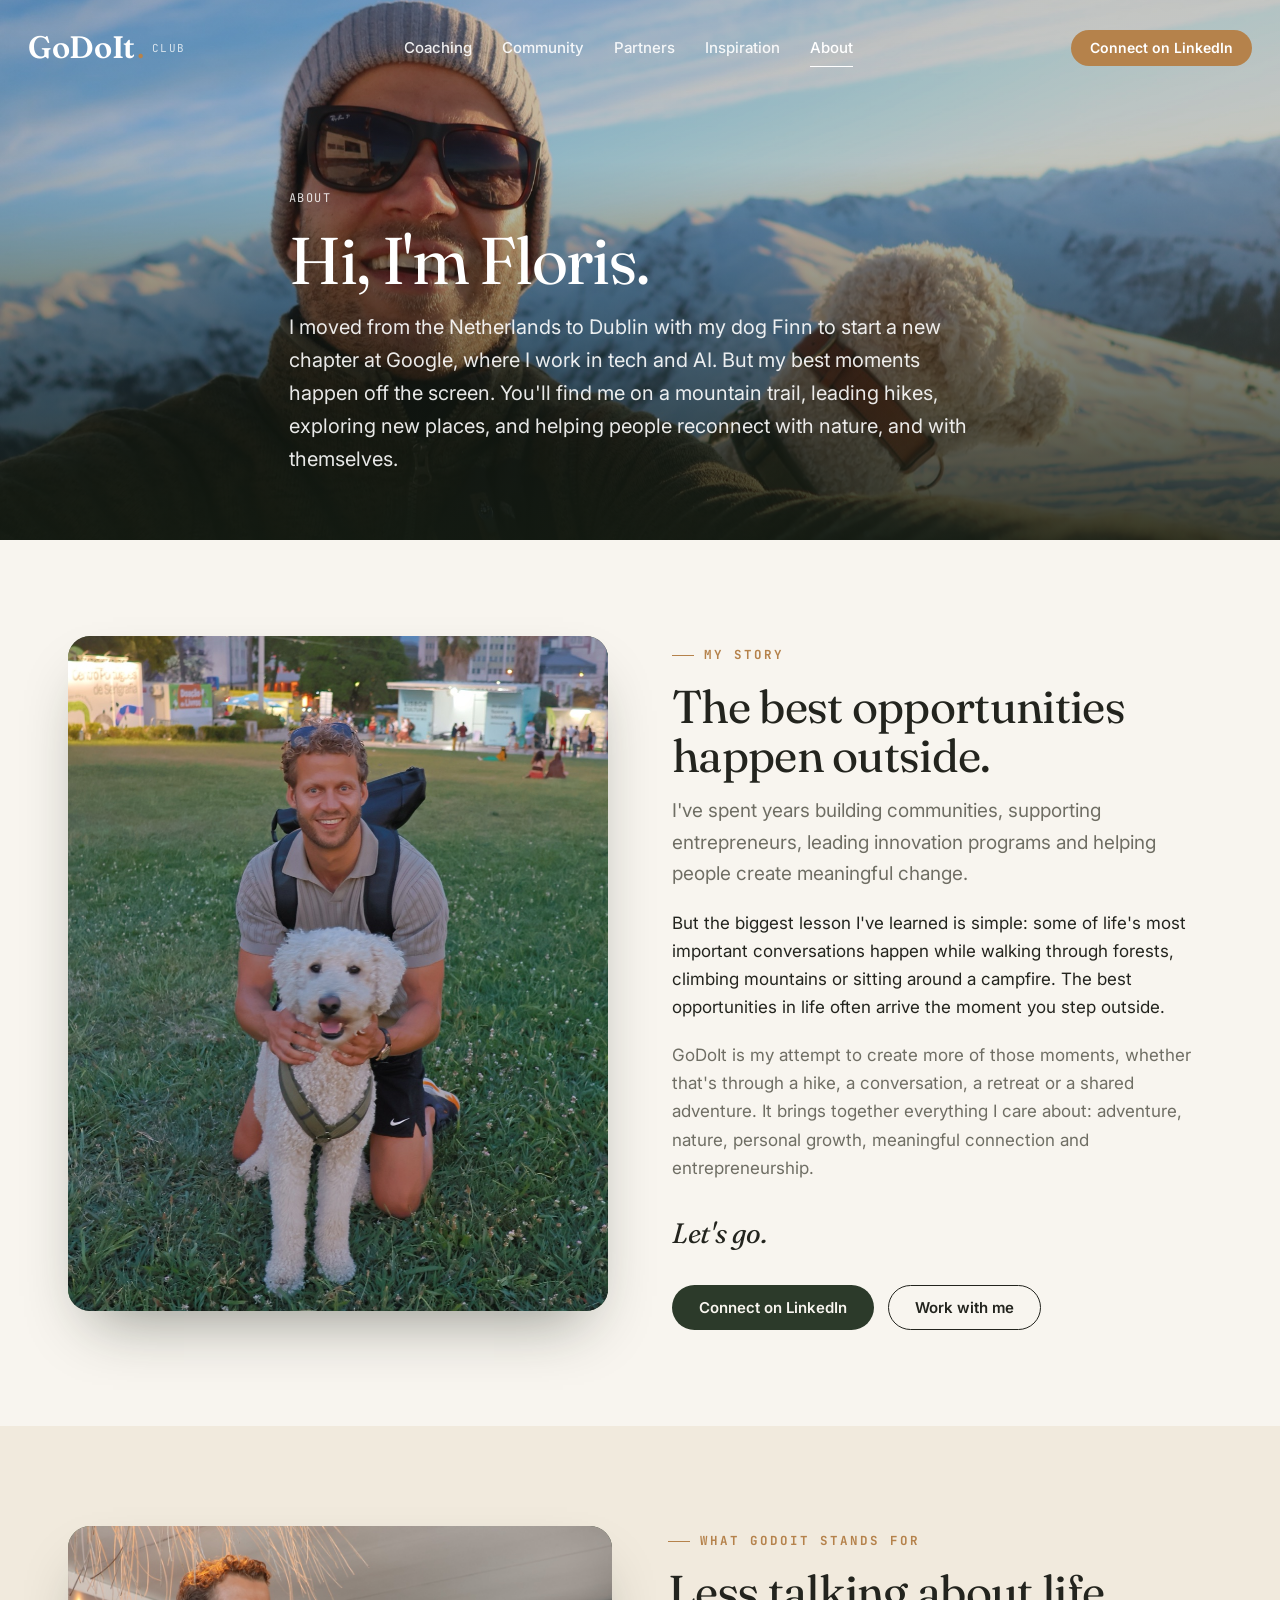
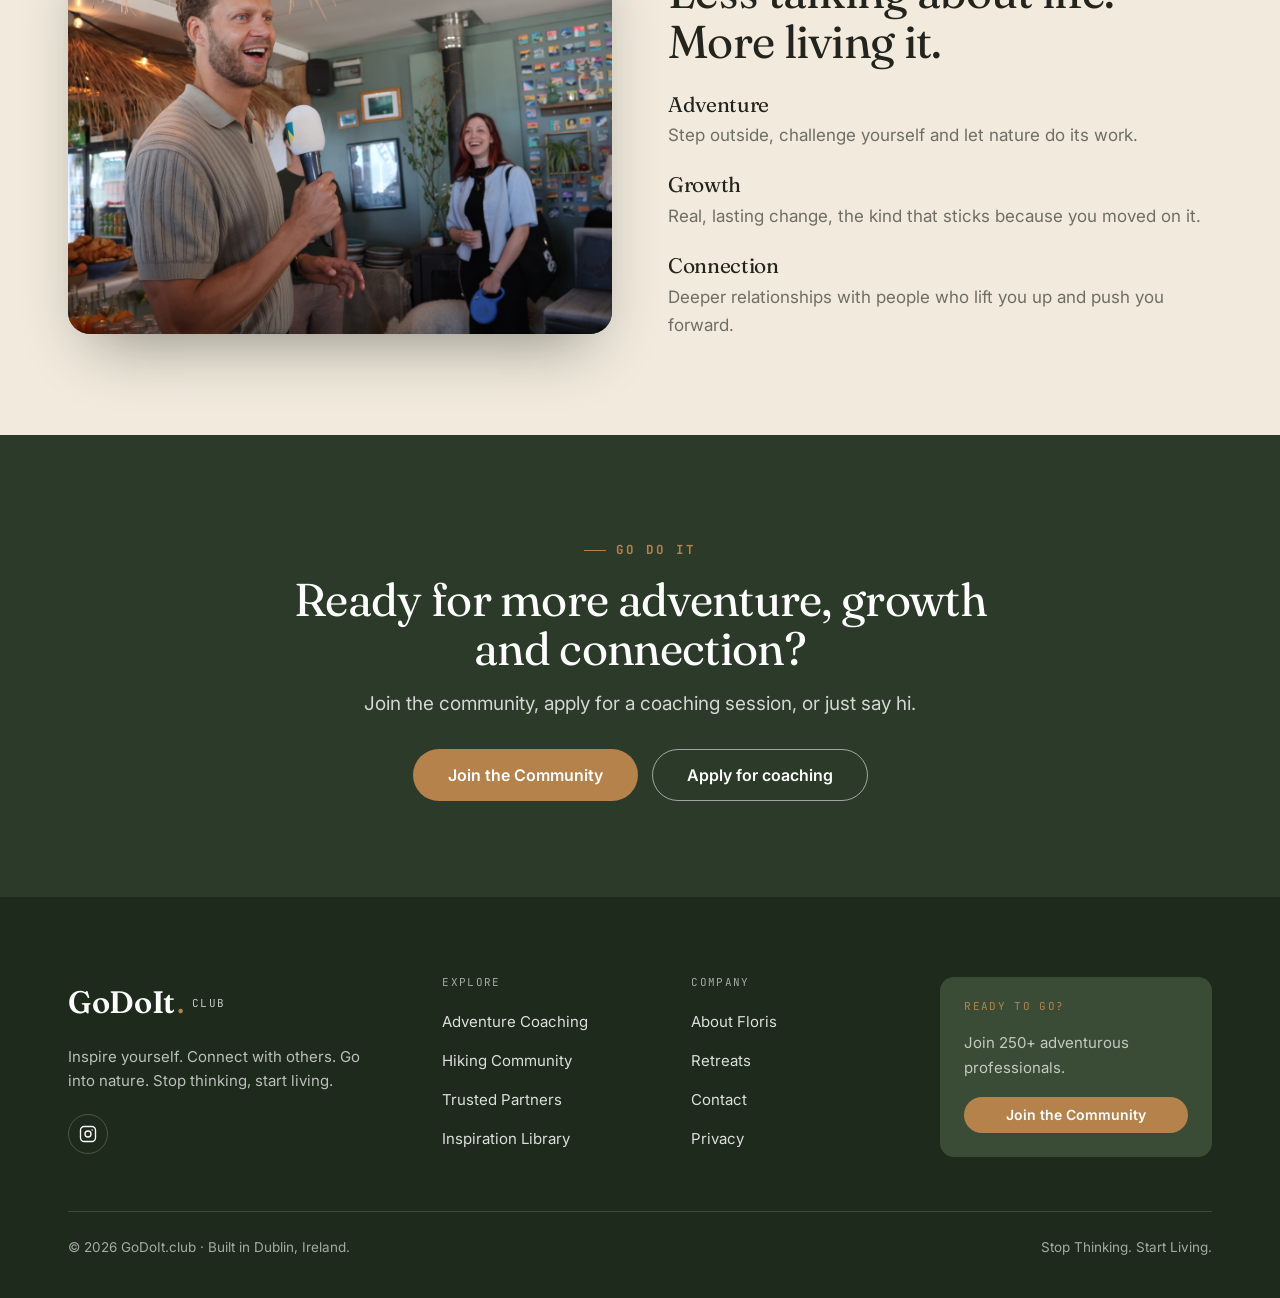
<file: about.html>
<!DOCTYPE html>
<html lang="en">
<head>
<meta charset="UTF-8" />
<meta name="viewport" content="width=device-width, initial-scale=1.0" />
<title>About Floris · GoDoIt.club</title>
<meta name="description" content="Floris ten Duis, community builder, mentor and adventurer. The best opportunities in life happen when you step outside." />
<link rel="preconnect" href="https://fonts.googleapis.com" />
<link rel="preconnect" href="https://fonts.gstatic.com" crossorigin />
<link href="https://fonts.googleapis.com/css2?family=Fraunces:opsz,wght@9..144,400;9..144,500;9..144,600&family=Inter:wght@400;500;600;700;800&family=JetBrains+Mono:wght@500;600;700&display=swap" rel="stylesheet" />
<link rel="stylesheet" href="styles.css" />
</head>
<body>

<header class="nav over">
  <div class="wrap-wide nav-inner">
    <a class="brand" href="index.html"><b>GoDoIt</b><span class="dot">.</span><small>club</small></a>
    <nav class="nav-links">
      <a href="coaching.html">Coaching</a>
      <a href="community.html">Community</a>
      <a href="partners.html">Partners</a>
      <a href="inspiration.html">Inspiration</a>
      <a href="about.html" class="active">About</a>
    </nav>
    <div class="nav-right">
      <a href="https://www.linkedin.com" target="_blank" rel="noopener" class="btn btn-clay btn-sm">Connect on LinkedIn</a>
      <button class="nav-toggle" aria-label="Menu"><span></span><span></span><span></span></button>
    </div>
  </div>
</header>
<nav class="nav-mobile">
  <a href="coaching.html">Coaching</a><a href="community.html">Community</a><a href="partners.html">Partners</a>
  <a href="inspiration.html">Inspiration</a><a href="about.html">About</a>
  <a href="https://www.linkedin.com" target="_blank" rel="noopener" class="btn btn-clay">Connect on LinkedIn</a>
</nav>

<section class="page-hero" style="min-height:60vh">
  <div class="hero-media"><img data-fallback class="crop-me" src="images/about-hero3.jpg" alt="Floris and his dog Finn on a snowy mountaintop" style="object-position:center 35%" /></div>
  <div class="wrap-wide">
    <div class="page-hero-inner">
      <div class="breadcrumb">About</div>
      <h1 class="display">Hi, I'm Floris.</h1>
      <p class="sub">I moved from the Netherlands to Dublin with my dog Finn to start a new chapter at Google, where I work in tech and AI. But my best moments happen off the screen. You'll find me on a mountain trail, leading hikes, exploring new places, and helping people reconnect with nature, and with themselves.</p>
    </div>
  </div>
</section>

<!-- STORY -->
<section class="section">
  <div class="wrap grid cols-2" style="gap:64px;align-items:start">
    <div class="img-fill reveal" style="aspect-ratio:4/5;border-radius:var(--r-lg);box-shadow:0 30px 60px -24px rgba(20,28,18,.45)">
      <img data-fallback src="images/main4b.jpg" alt="Floris with his dog" style="object-fit:cover;object-position:50% 50%" />
    </div>
    <div class="reveal d1">
      <span class="eyebrow">My story</span>
      <h2 class="section-title">The best opportunities happen outside.</h2>
      <p class="lead">I've spent years building communities, supporting entrepreneurs, leading innovation programs and helping people create meaningful change.</p>
      <p style="margin-top:20px">But the biggest lesson I've learned is simple: some of life's most important conversations happen while walking through forests, climbing mountains or sitting around a campfire. The best opportunities in life often arrive the moment you step outside.</p>
      <p class="muted" style="margin-top:20px">GoDoIt is my attempt to create more of those moments, whether that's through a hike, a conversation, a retreat or a shared adventure. It brings together everything I care about: adventure, nature, personal growth, meaningful connection and entrepreneurship.</p>
      <p class="serif-quote" style="margin:34px 0;font-size:28px">Let's go.</p>
      <div style="display:flex;gap:14px;flex-wrap:wrap">
        <a href="https://www.linkedin.com" target="_blank" rel="noopener" class="btn btn-primary">Connect on LinkedIn</a>
        <a href="coaching.html" class="btn btn-outline">Work with me</a>
      </div>
    </div>
  </div>
</section>

<!-- VALUES -->
<section class="section bg-sand">
  <div class="wrap grid cols-2" style="gap:56px;align-items:center">
    <div class="img-fill reveal" style="aspect-ratio:4/3;border-radius:var(--r-lg);box-shadow:0 30px 60px -24px rgba(20,28,18,.45)">
      <img data-fallback src="images/growth2.jpg" alt="Floris speaking at a GoDoIt gathering" style="object-position:35% 30%" />
    </div>
    <div class="reveal d1">
      <span class="eyebrow">What GoDoIt stands for</span>
      <h2 class="section-title">Less talking about life. More living it.</h2>
      <div style="display:grid;gap:24px;margin-top:26px">
        <div><h3 style="font-size:21px;margin-bottom:6px">Adventure</h3><p class="muted">Step outside, challenge yourself and let nature do its work.</p></div>
        <div><h3 style="font-size:21px;margin-bottom:6px">Growth</h3><p class="muted">Real, lasting change, the kind that sticks because you moved on it.</p></div>
        <div><h3 style="font-size:21px;margin-bottom:6px">Connection</h3><p class="muted">Deeper relationships with people who lift you up and push you forward.</p></div>
      </div>
    </div>
  </div>
</section>

<!-- CTA -->
<section class="section bg-forest">
  <div class="wrap center reveal" style="max-width:760px">
    <span class="eyebrow" style="justify-content:center;color:var(--clay)">Go Do It</span>
    <h2 class="section-title" style="color:#fff;margin-top:14px">Ready for more adventure, growth and connection?</h2>
    <p class="lead" style="margin:0 auto">Join the community, apply for a coaching session, or just say hi.</p>
    <div style="display:flex;gap:14px;justify-content:center;flex-wrap:wrap;margin-top:30px">
      <a href="community.html" class="btn btn-clay btn-lg">Join the Community</a>
      <a href="coaching.html" class="btn btn-outline-light btn-lg">Apply for coaching</a>
    </div>
  </div>
</section>

<footer class="footer">
  <div class="wrap">
    <div class="footer-grid">
      <div>
        <a class="brand" href="index.html"><b>GoDoIt</b><span class="dot">.</span><small>club</small></a>
        <p class="desc">Inspire yourself. Connect with others. Go into nature. Stop thinking, start living.</p>
        <div class="socials">
          <a href="https://www.instagram.com/floristenduis" target="_blank" rel="noopener" aria-label="Instagram"><svg viewBox="0 0 24 24"><rect x="2" y="2" width="20" height="20" rx="5"/><circle cx="12" cy="12" r="4"/><circle cx="17.5" cy="6.5" r="1" fill="#fff" stroke="none"/></svg></a>
        </div>
      </div>
      <div><h4>Explore</h4><ul><li><a href="coaching.html">Adventure Coaching</a></li><li><a href="community.html">Hiking Community</a></li><li><a href="partners.html">Trusted Partners</a></li><li><a href="inspiration.html">Inspiration Library</a></li></ul></div>
      <div><h4>Company</h4><ul><li><a href="about.html">About Floris</a></li><li><a href="#">Retreats</a></li><li><a href="#">Contact</a></li><li><a href="#">Privacy</a></li></ul></div>
      <div><div class="footer-cta"><h4>Ready to go?</h4><p class="desc" style="margin:0 0 16px">Join 250+ adventurous professionals.</p><a href="community.html" class="btn btn-clay btn-block btn-sm">Join the Community</a></div></div>
    </div>
    <div class="colophon"><span>© 2026 GoDoIt.club · Built in Dublin, Ireland.</span><span>Stop Thinking. Start Living.</span></div>
  </div>
</footer>

<script src="app.js"></script>
</body>
</html>
</file>
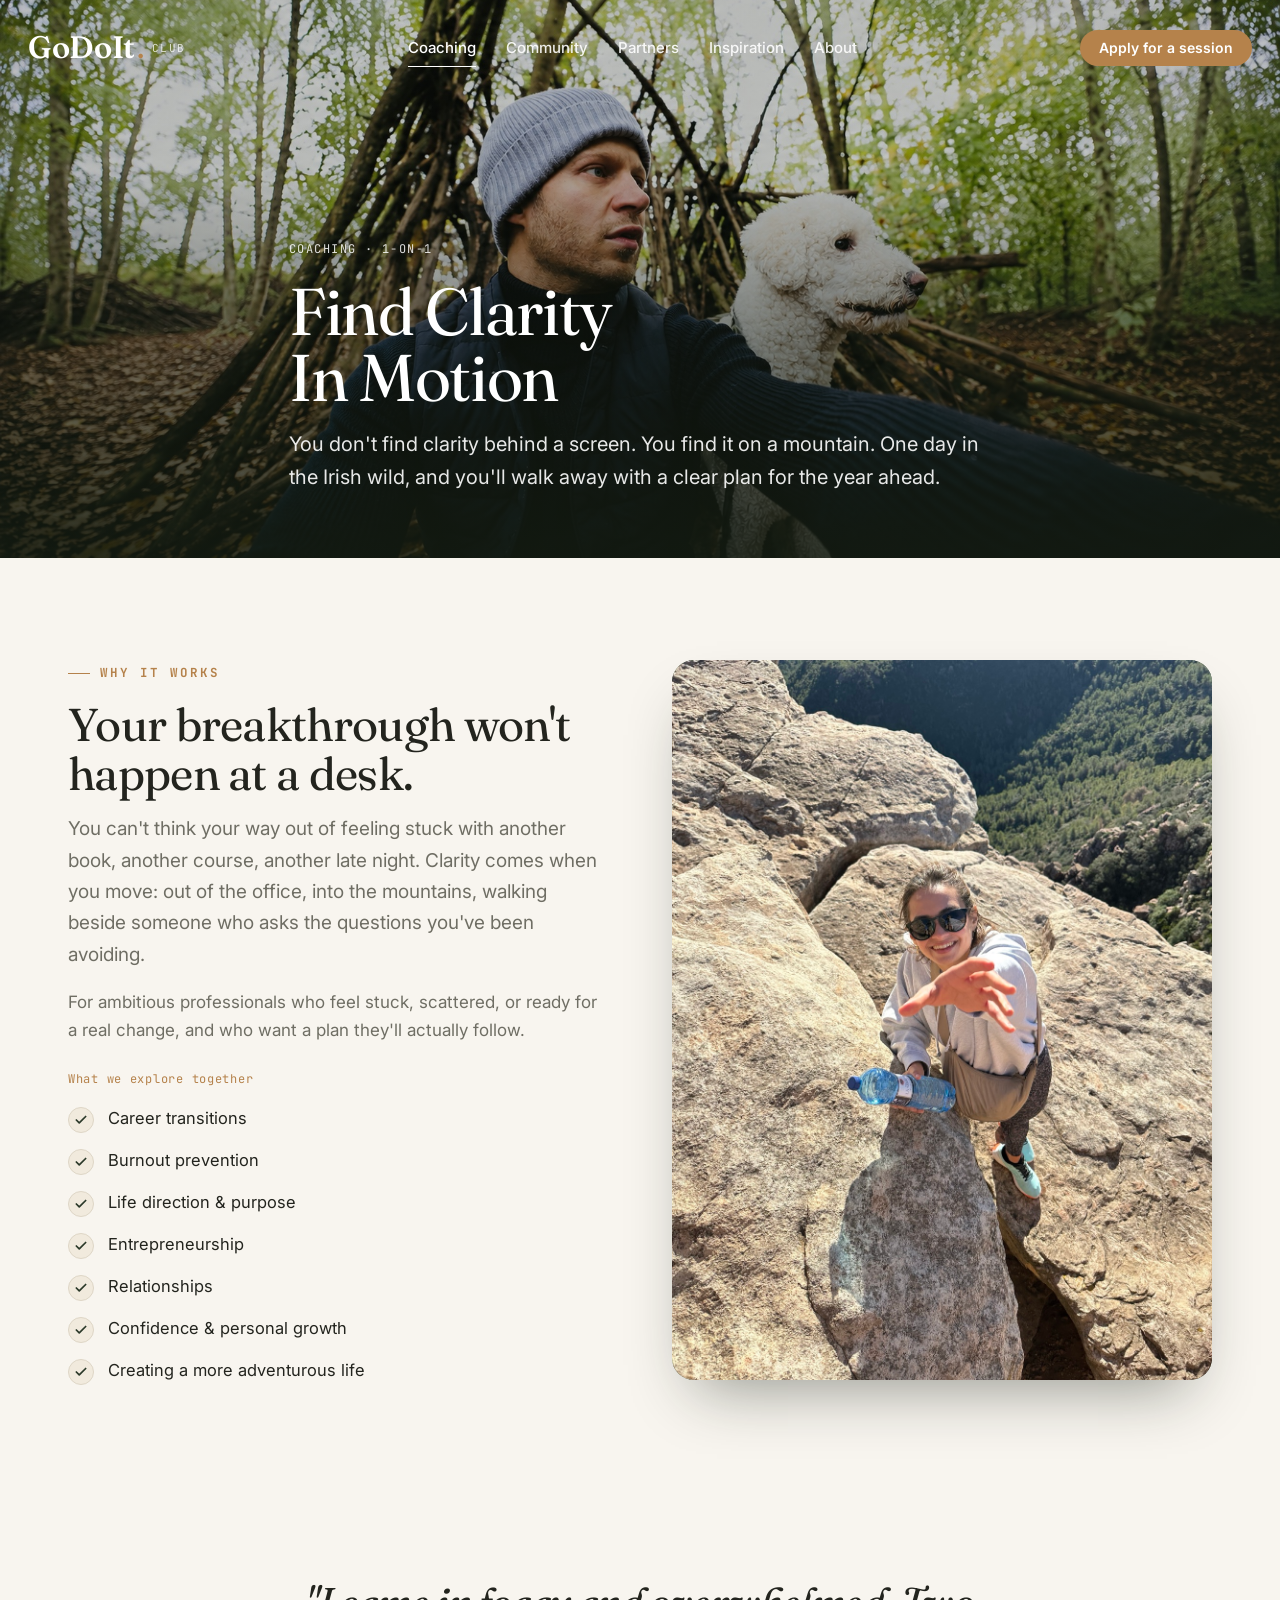
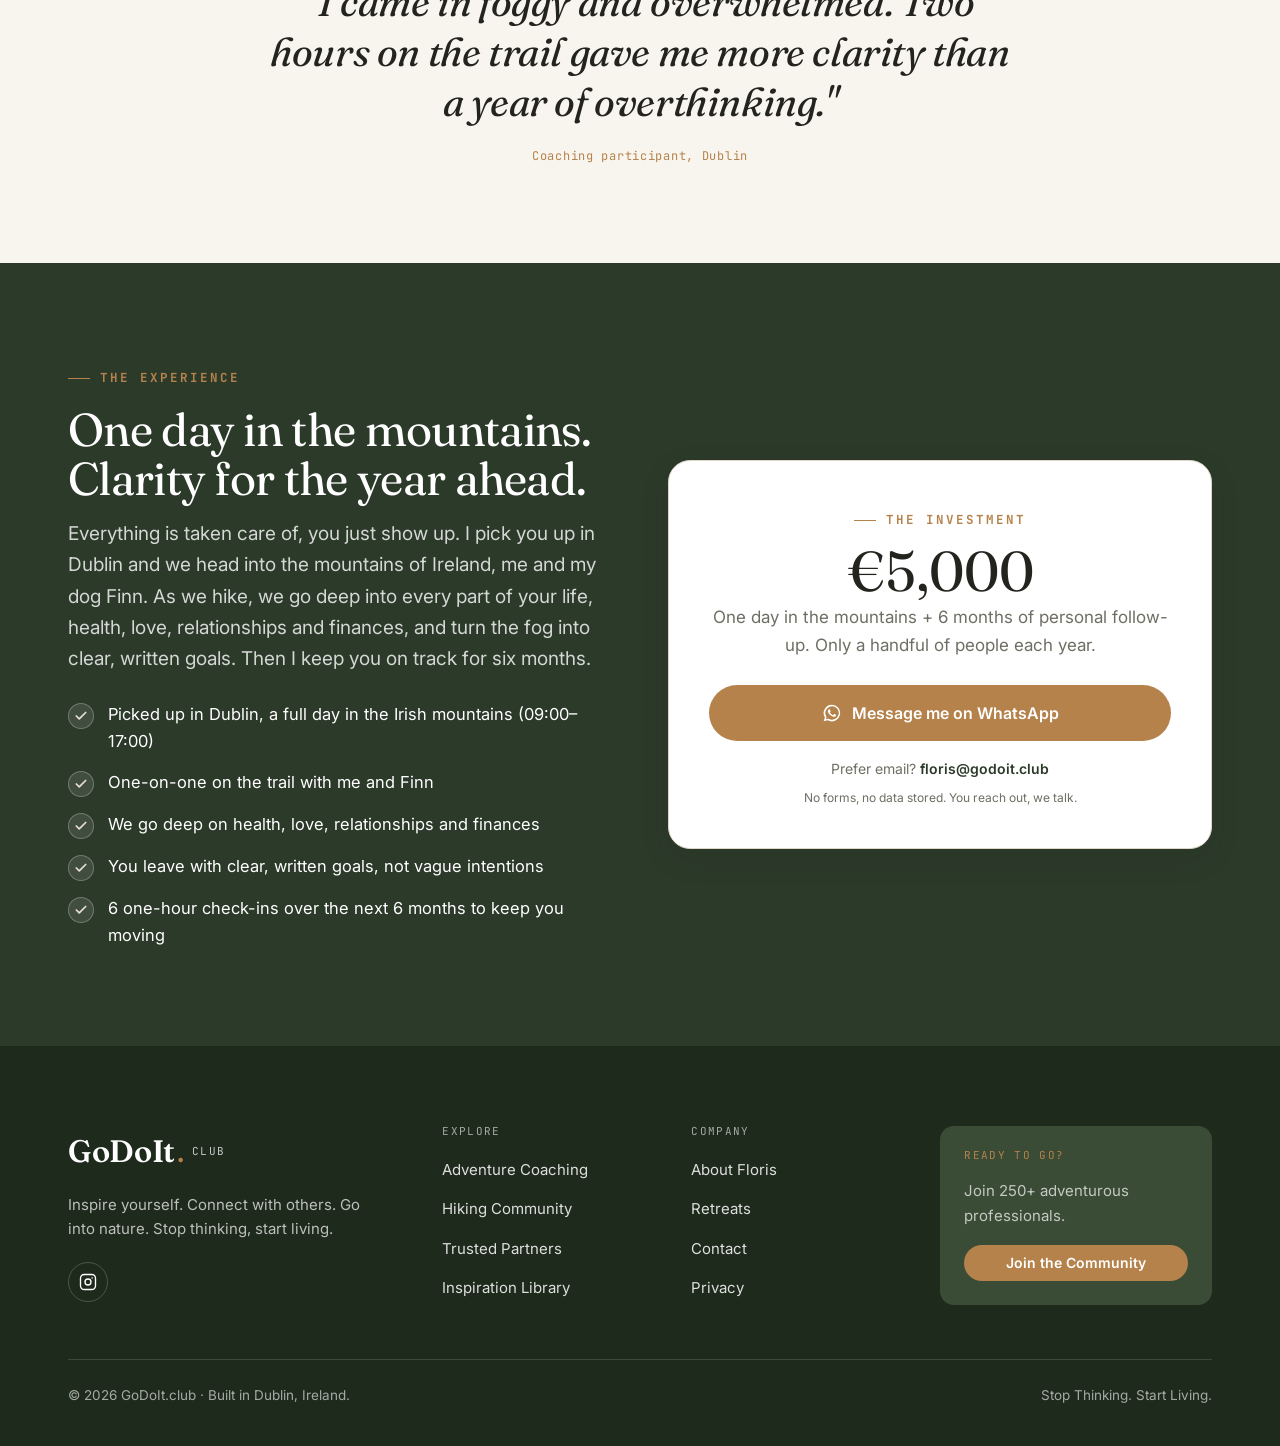
<file: coaching.html>
<!DOCTYPE html>
<html lang="en">
<head>
<meta charset="UTF-8" />
<meta name="viewport" content="width=device-width, initial-scale=1.0" />
<title>Adventure Coaching · GoDoIt.club</title>
<meta name="description" content="Premium 1-on-1 walking coaching sessions in nature for professionals ready for clarity and change." />
<link rel="preconnect" href="https://fonts.googleapis.com" />
<link rel="preconnect" href="https://fonts.gstatic.com" crossorigin />
<link href="https://fonts.googleapis.com/css2?family=Fraunces:opsz,wght@9..144,400;9..144,500;9..144,600&family=Inter:wght@400;500;600;700;800&family=JetBrains+Mono:wght@500;600;700&display=swap" rel="stylesheet" />
<link rel="stylesheet" href="styles.css" />
</head>
<body>

<header class="nav over">
  <div class="wrap-wide nav-inner">
    <a class="brand" href="index.html"><b>GoDoIt</b><span class="dot">.</span><small>club</small></a>
    <nav class="nav-links">
      <a href="coaching.html" class="active">Coaching</a>
      <a href="community.html">Community</a>
      <a href="partners.html">Partners</a>
      <a href="inspiration.html">Inspiration</a>
      <a href="about.html">About</a>
    </nav>
    <div class="nav-right">
      <a href="#apply" class="btn btn-clay btn-sm">Apply for a session</a>
      <button class="nav-toggle" aria-label="Menu"><span></span><span></span><span></span></button>
    </div>
  </div>
</header>
<nav class="nav-mobile">
  <a href="coaching.html">Coaching</a><a href="community.html">Community</a><a href="partners.html">Partners</a>
  <a href="inspiration.html">Inspiration</a><a href="about.html">About</a>
  <a href="#apply" class="btn btn-clay">Apply for a session</a>
</nav>

<!-- PAGE HERO -->
<section class="page-hero">
  <div class="hero-media"><img data-fallback class="crop-coaching" src="images/coaching-hero.jpg" alt="Floris with his dog in the woods" style="object-position:center 38%" /></div>
  <div class="wrap-wide">
    <div class="page-hero-inner">
      <div class="breadcrumb">Coaching · 1-on-1</div>
      <h1 class="display">Find Clarity<br />In Motion</h1>
      <p class="sub">You don't find clarity behind a screen. You find it on a mountain. One day in the Irish wild, and you'll walk away with a clear plan for the year ahead.</p>
    </div>
  </div>
</section>

<!-- WHAT WE EXPLORE -->
<section class="section">
  <div class="wrap grid cols-2" style="gap:64px;align-items:center">
    <div class="reveal">
      <span class="eyebrow">Why it works</span>
      <h2 class="section-title">Your breakthrough won't happen at a desk.</h2>
      <p class="lead">You can't think your way out of feeling stuck with another book, another course, another late night. Clarity comes when you move: out of the office, into the mountains, walking beside someone who asks the questions you've been avoiding.</p>
      <p class="muted" style="margin-top:18px">For ambitious professionals who feel stuck, scattered, or ready for a real change, and who want a plan they'll actually follow.</p>
      <span class="tag" style="display:inline-block;margin-top:26px">What we explore together</span>
      <ul class="ticks" style="margin-top:14px">
        <li>Career transitions</li>
        <li>Burnout prevention</li>
        <li>Life direction &amp; purpose</li>
        <li>Entrepreneurship</li>
        <li>Relationships</li>
        <li>Confidence &amp; personal growth</li>
        <li>Creating a more adventurous life</li>
      </ul>
    </div>
    <div class="img-fill reveal d1" style="aspect-ratio:3/4;border-radius:var(--r-lg);box-shadow:0 30px 60px -24px rgba(20,28,18,.45)">
      <img data-fallback src="images/coaching-trail.jpg" alt="On the trail in the mountains" style="object-fit:cover;object-position:center" />
    </div>
  </div>
</section>


<!-- QUOTE -->
<section class="section">
  <div class="wrap center reveal" style="max-width:820px">
    <p class="serif-quote">"I came in foggy and overwhelmed. Two hours on the trail gave me more clarity than a year of overthinking."</p>
    <p class="tag" style="margin-top:20px">Coaching participant, Dublin</p>
  </div>
</section>

<!-- THE EXPERIENCE -->
<section class="section bg-forest" id="apply">
  <div class="wrap grid cols-2" style="gap:56px;align-items:center">
    <div class="reveal">
      <span class="eyebrow">The Experience</span>
      <h2 class="section-title" style="color:#fff">One day in the mountains. Clarity for the year ahead.</h2>
      <p class="lead">Everything is taken care of, you just show up. I pick you up in Dublin and we head into the mountains of Ireland, me and my dog Finn. As we hike, we go deep into every part of your life, health, love, relationships and finances, and turn the fog into clear, written goals. Then I keep you on track for six months.</p>
      <ul class="ticks on-dark" style="margin-top:26px">
        <li>Picked up in Dublin, a full day in the Irish mountains (09:00&ndash;17:00)</li>
        <li>One-on-one on the trail with me and Finn</li>
        <li>We go deep on health, love, relationships and finances</li>
        <li>You leave with clear, written goals, not vague intentions</li>
        <li>6 one-hour check-ins over the next 6 months to keep you moving</li>
      </ul>
    </div>
    <div class="form-card reveal d1" style="text-align:center">
      <span class="eyebrow" style="justify-content:center">The investment</span>
      <div style="font-family:var(--serif);font-size:56px;line-height:1;margin:12px 0 4px;color:var(--ink)">&euro;5,000</div>
      <p style="color:var(--stone);margin:0 0 26px">One day in the mountains + 6 months of personal follow-up. Only a handful of people each year.</p>
      <a href="https://wa.me/31620954368?text=Hi%20Floris%2C%20I'd%20love%20to%20do%20a%20Find%20Clarity%20in%20Motion%20day%20%E2%80%94%20can%20you%20tell%20me%20more%3F" target="_blank" rel="noopener" class="btn btn-clay btn-block btn-lg" style="display:inline-flex;align-items:center;justify-content:center;gap:10px">
        <svg viewBox="0 0 24 24" width="20" height="20" fill="currentColor" aria-hidden="true" style="display:block"><path d="M12 2a10 10 0 0 0-8.52 15.3L2 22l4.85-1.27A10 10 0 1 0 12 2zm0 18.1a8.1 8.1 0 0 1-4.13-1.13l-.3-.18-2.88.76.77-2.8-.19-.31A8.1 8.1 0 1 1 12 20.1zm4.46-6.07c-.24-.12-1.45-.72-1.67-.8-.22-.08-.39-.12-.55.12-.16.24-.63.8-.78.97-.14.16-.29.18-.53.06-.24-.12-1.03-.38-1.96-1.2-.72-.64-1.21-1.44-1.35-1.68-.14-.24-.02-.37.1-.49.11-.11.24-.29.36-.43.12-.14.16-.24.24-.4.08-.16.04-.3-.02-.42-.06-.12-.55-1.32-.75-1.81-.2-.48-.4-.41-.55-.42h-.47c-.16 0-.42.06-.64.3-.22.24-.84.82-.84 2s.86 2.32.98 2.48c.12.16 1.7 2.6 4.12 3.64.58.25 1.03.4 1.38.5.58.19 1.1.16 1.52.1.46-.07 1.45-.59 1.65-1.16.2-.57.2-1.06.14-1.16-.06-.1-.22-.16-.46-.28z"/></svg>
        Message me on WhatsApp
      </a>
      <p style="margin-top:16px;font-size:14px;color:var(--stone)">Prefer email? <a href="mailto:floris@godoit.club" style="color:var(--forest);font-weight:600">floris@godoit.club</a></p>
      <p style="margin-top:8px;font-size:12px;color:var(--stone)">No forms, no data stored. You reach out, we talk.</p>
    </div>
  </div>
</section>

<!-- FOOTER -->
<footer class="footer">
  <div class="wrap">
    <div class="footer-grid">
      <div>
        <a class="brand" href="index.html"><b>GoDoIt</b><span class="dot">.</span><small>club</small></a>
        <p class="desc">Inspire yourself. Connect with others. Go into nature. Stop thinking, start living.</p>
        <div class="socials">
          <a href="https://www.instagram.com/floristenduis" target="_blank" rel="noopener" aria-label="Instagram"><svg viewBox="0 0 24 24"><rect x="2" y="2" width="20" height="20" rx="5"/><circle cx="12" cy="12" r="4"/><circle cx="17.5" cy="6.5" r="1" fill="#fff" stroke="none"/></svg></a>
        </div>
      </div>
      <div><h4>Explore</h4><ul><li><a href="coaching.html">Adventure Coaching</a></li><li><a href="community.html">Hiking Community</a></li><li><a href="partners.html">Trusted Partners</a></li><li><a href="inspiration.html">Inspiration Library</a></li></ul></div>
      <div><h4>Company</h4><ul><li><a href="about.html">About Floris</a></li><li><a href="#">Retreats</a></li><li><a href="#">Contact</a></li><li><a href="#">Privacy</a></li></ul></div>
      <div><div class="footer-cta"><h4>Ready to go?</h4><p class="desc" style="margin:0 0 16px">Join 250+ adventurous professionals.</p><a href="community.html" class="btn btn-clay btn-block btn-sm">Join the Community</a></div></div>
    </div>
    <div class="colophon"><span>© 2026 GoDoIt.club · Built in Dublin, Ireland.</span><span>Stop Thinking. Start Living.</span></div>
  </div>
</footer>

<script src="app.js"></script>
</body>
</html>
</file>
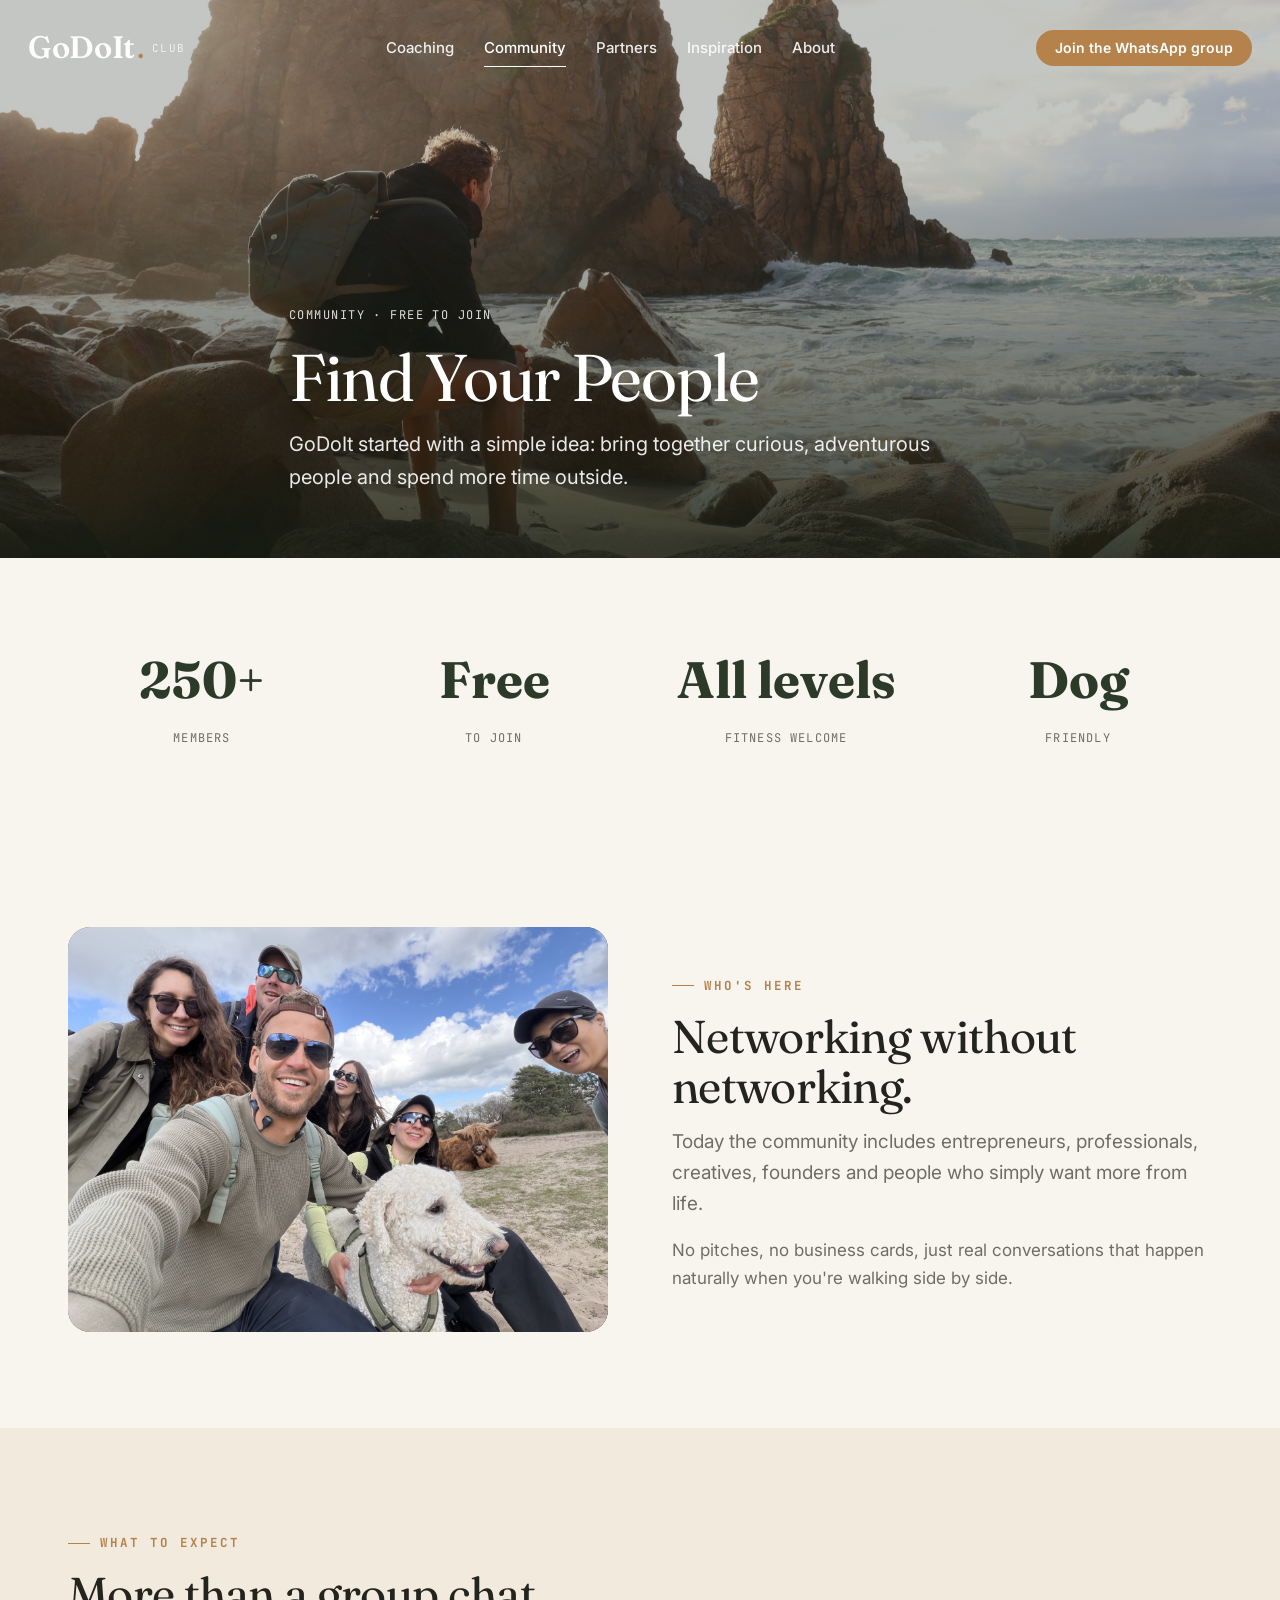
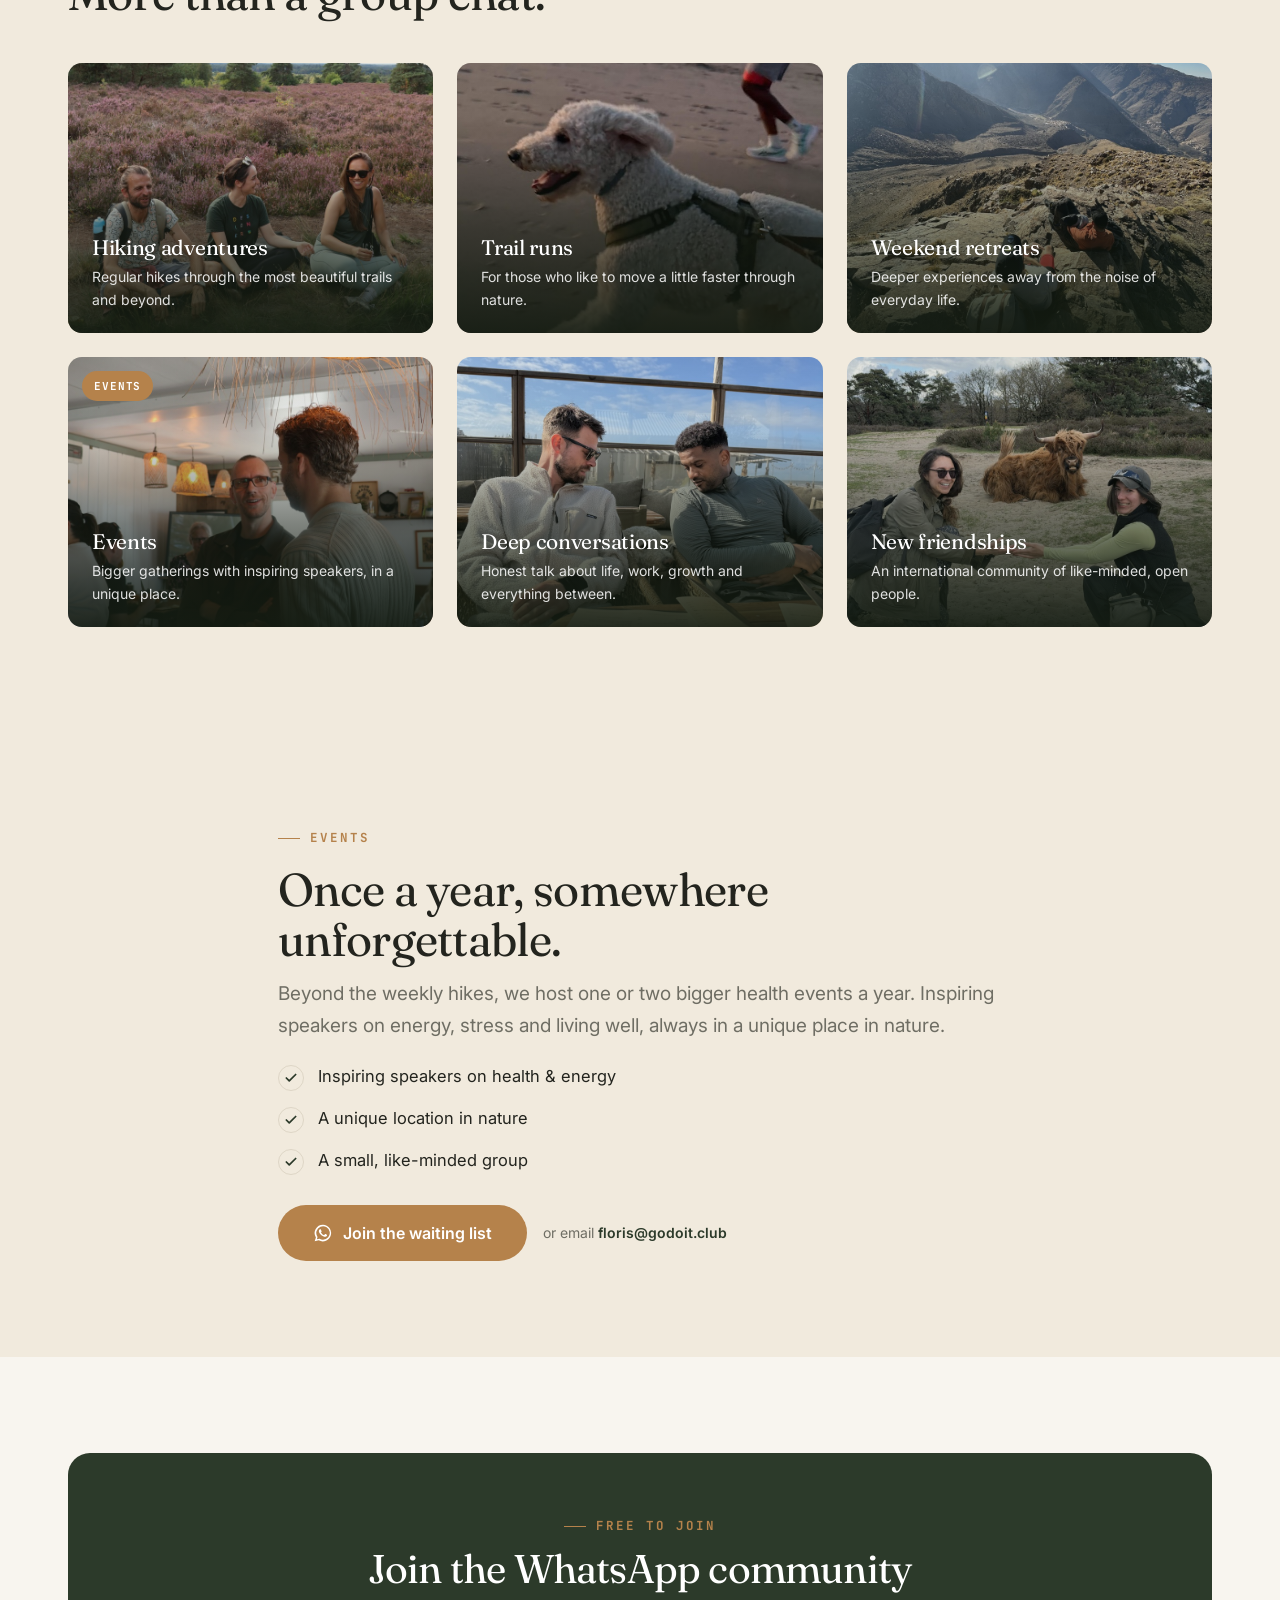
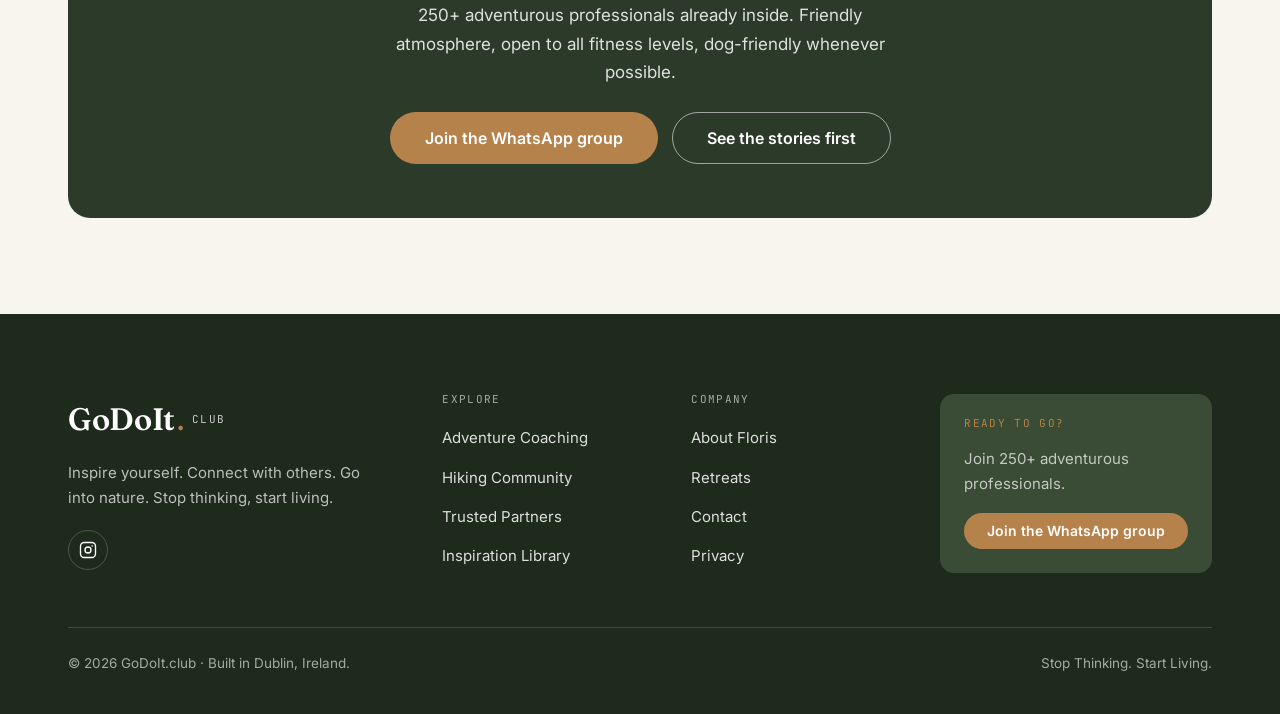
<file: community.html>
<!DOCTYPE html>
<html lang="en">
<head>
<meta charset="UTF-8" />
<meta name="viewport" content="width=device-width, initial-scale=1.0" />
<title>Hiking Community · GoDoIt.club</title>
<meta name="description" content="Join 250+ adventurous professionals. Hikes, retreats, events and real connection. Free to join." />
<link rel="preconnect" href="https://fonts.googleapis.com" />
<link rel="preconnect" href="https://fonts.gstatic.com" crossorigin />
<link href="https://fonts.googleapis.com/css2?family=Fraunces:opsz,wght@9..144,400;9..144,500;9..144,600&family=Inter:wght@400;500;600;700;800&family=JetBrains+Mono:wght@500;600;700&display=swap" rel="stylesheet" />
<link rel="stylesheet" href="styles.css" />
</head>
<body>

<header class="nav over">
  <div class="wrap-wide nav-inner">
    <a class="brand" href="index.html"><b>GoDoIt</b><span class="dot">.</span><small>club</small></a>
    <nav class="nav-links">
      <a href="coaching.html">Coaching</a>
      <a href="community.html" class="active">Community</a>
      <a href="partners.html">Partners</a>
      <a href="inspiration.html">Inspiration</a>
      <a href="about.html">About</a>
    </nav>
    <div class="nav-right">
      <a href="https://chat.whatsapp.com/KOctHoW1aswF1s4v5Jzns9?mode=gi_t" target="_blank" rel="noopener" class="btn btn-clay btn-sm">Join the WhatsApp group</a>
      <button class="nav-toggle" aria-label="Menu"><span></span><span></span><span></span></button>
    </div>
  </div>
</header>
<nav class="nav-mobile">
  <a href="coaching.html">Coaching</a><a href="community.html">Community</a><a href="partners.html">Partners</a>
  <a href="inspiration.html">Inspiration</a><a href="about.html">About</a>
  <a href="https://chat.whatsapp.com/KOctHoW1aswF1s4v5Jzns9?mode=gi_t" target="_blank" rel="noopener" class="btn btn-clay">Join the WhatsApp group</a>
</nav>

<section class="page-hero">
  <div class="hero-media"><img data-fallback class="crop-community" src="images/community-hero-coast.jpg" alt="Watching the ocean from the rocks at golden hour" style="object-position:center 50%" /></div>
  <div class="wrap-wide">
    <div class="page-hero-inner">
      <div class="breadcrumb">Community · Free to join</div>
      <h1 class="display">Find Your People</h1>
      <p class="sub">GoDoIt started with a simple idea: bring together curious, adventurous people and spend more time outside.</p>
    </div>
  </div>
</section>

<!-- STATS -->
<section class="section-sm">
  <div class="wrap">
    <div class="stats reveal">
      <div class="st"><b>250+</b><span>Members</span></div>
      <div class="st"><b>Free</b><span>To join</span></div>
      <div class="st"><b>All levels</b><span>Fitness welcome</span></div>
      <div class="st"><b>Dog</b><span>Friendly</span></div>
    </div>
  </div>
</section>

<!-- WHO -->
<section class="section">
  <div class="wrap grid cols-2" style="gap:64px;align-items:center">
    <div class="img-fill reveal" style="aspect-ratio:4/3;border-radius:var(--r-lg)">
      <img data-fallback src="images/community-who2.jpg" alt="The GoDoIt community together on a hike with the dog" style="object-position:center 42%" />
    </div>
    <div class="reveal d1">
      <span class="eyebrow">Who's here</span>
      <h2 class="section-title">Networking without networking.</h2>
      <p class="lead">Today the community includes entrepreneurs, professionals, creatives, founders and people who simply want more from life.</p>
      <p class="muted" style="margin-top:16px">No pitches, no business cards, just real conversations that happen naturally when you're walking side by side.</p>
    </div>
  </div>
</section>

<!-- WHAT TO EXPECT -->
<section class="section bg-sand">
  <div class="wrap">
    <div class="section-head reveal"><span class="eyebrow">What to expect</span><h2 class="section-title">More than a group chat.</h2></div>
    <div class="grid cols-3" style="margin-top:44px">
      <div class="ptile reveal"><img data-fallback src="images/tile-hiking-clean.jpg" alt="Friends resting on the heath during a hike" style="object-position:center 84%" /><div class="ptile-cap"><h3>Hiking adventures</h3><p>Regular hikes through the most beautiful trails and beyond.</p></div></div>
      <div class="ptile reveal d1"><img data-fallback src="images/tile-trailrun.jpg" alt="Running on the beach with the dog at sunset" style="object-position:center 55%" /><div class="ptile-cap"><h3>Trail runs</h3><p>For those who like to move a little faster through nature.</p></div></div>
      <div class="ptile reveal d2"><img data-fallback src="images/tile-retreats-clean.jpg" alt="Resting on a mountain ridge at golden hour" style="object-position:center 70%" /><div class="ptile-cap"><h3>Weekend retreats</h3><p>Deeper experiences away from the noise of everyday life.</p></div></div>
      <a href="#events" class="ptile reveal"><img data-fallback src="images/tile-events-clean.jpg" alt="A GoDoIt gathering" style="object-position:center 42%" /><span class="ptile-badge">Events</span><div class="ptile-cap"><h3>Events</h3><p>Bigger gatherings with inspiring speakers, in a unique place.</p></div></a>
      <div class="ptile reveal d1"><img data-fallback src="images/tile-deep-clean.jpg" alt="Two friends in conversation over lunch" style="object-position:center 42%" /><div class="ptile-cap"><h3>Deep conversations</h3><p>Honest talk about life, work, growth and everything between.</p></div></div>
      <div class="ptile reveal d2"><img data-fallback src="images/tile-friendships-clean.jpg" alt="New friends meeting a Highland cow on the heath" style="object-position:center 70%" /><div class="ptile-cap"><h3>New friendships</h3><p>An international community of like-minded, open people.</p></div></div>
    </div>
  </div>
</section>

<!-- EVENTS -->
<section class="section bg-sand" id="events">
  <div class="wrap" style="max-width:780px">
    <div class="reveal">
      <span class="eyebrow">Events</span>
      <h2 class="section-title">Once a year, somewhere unforgettable.</h2>
      <p class="lead">Beyond the weekly hikes, we host one or two bigger health events a year. Inspiring speakers on energy, stress and living well, always in a unique place in nature.</p>
      <ul class="ticks" style="margin-top:22px">
        <li>Inspiring speakers on health &amp; energy</li>
        <li>A unique location in nature</li>
        <li>A small, like-minded group</li>
      </ul>
      <div style="display:flex;gap:16px;flex-wrap:wrap;align-items:center;margin-top:30px">
        <a href="https://wa.me/31620954368?text=Hi%20Floris%2C%20please%20add%20me%20to%20the%20waiting%20list%20for%20the%20next%20GoDoIt%20event%21" target="_blank" rel="noopener" class="btn btn-clay btn-lg" style="display:inline-flex;align-items:center;gap:10px"><svg viewBox="0 0 24 24" width="20" height="20" fill="currentColor" aria-hidden="true" style="display:block"><path d="M12 2a10 10 0 0 0-8.52 15.3L2 22l4.85-1.27A10 10 0 1 0 12 2zm0 18.1a8.1 8.1 0 0 1-4.13-1.13l-.3-.18-2.88.76.77-2.8-.19-.31A8.1 8.1 0 1 1 12 20.1zm4.46-6.07c-.24-.12-1.45-.72-1.67-.8-.22-.08-.39-.12-.55.12-.16.24-.63.8-.78.97-.14.16-.29.18-.53.06-.24-.12-1.03-.38-1.96-1.2-.72-.64-1.21-1.44-1.35-1.68-.14-.24-.02-.37.1-.49.11-.11.24-.29.36-.43.12-.14.16-.24.24-.4.08-.16.04-.3-.02-.42-.06-.12-.55-1.32-.75-1.81-.2-.48-.4-.41-.55-.42h-.47c-.16 0-.42.06-.64.3-.22.24-.84.82-.84 2s.86 2.32.98 2.48c.12.16 1.7 2.6 4.12 3.64.58.25 1.03.4 1.38.5.58.19 1.1.16 1.52.1.46-.07 1.45-.59 1.65-1.16.2-.57.2-1.06.14-1.16-.06-.1-.22-.16-.46-.28z"/></svg> Join the waiting list</a>
        <span style="color:var(--stone);font-size:14px">or email <a href="mailto:floris@godoit.club" style="color:var(--forest);font-weight:600">floris@godoit.club</a></span>
      </div>
    </div>
  </div>
</section>

<!-- JOIN CTA -->
<section class="section" id="join">
  <div class="wrap">
    <div class="newsletter reveal" style="background:var(--forest);color:#fff">
      <span class="eyebrow" style="justify-content:center;color:var(--clay)">Free to join</span>
      <h2 class="display" style="margin-top:12px;color:#fff">Join the WhatsApp community</h2>
      <p style="color:rgba(255,255,255,.85)">250+ adventurous professionals already inside. Friendly atmosphere, open to all fitness levels, dog-friendly whenever possible.</p>
      <div style="display:flex;gap:14px;justify-content:center;flex-wrap:wrap;margin-top:8px">
        <a href="https://chat.whatsapp.com/KOctHoW1aswF1s4v5Jzns9?mode=gi_t" target="_blank" rel="noopener" class="btn btn-clay btn-lg">Join the WhatsApp group</a>
        <a href="inspiration.html" class="btn btn-outline-light btn-lg">See the stories first</a>
      </div>
    </div>
  </div>
</section>

<footer class="footer">
  <div class="wrap">
    <div class="footer-grid">
      <div>
        <a class="brand" href="index.html"><b>GoDoIt</b><span class="dot">.</span><small>club</small></a>
        <p class="desc">Inspire yourself. Connect with others. Go into nature. Stop thinking, start living.</p>
        <div class="socials">
          <a href="https://www.instagram.com/floristenduis" target="_blank" rel="noopener" aria-label="Instagram"><svg viewBox="0 0 24 24"><rect x="2" y="2" width="20" height="20" rx="5"/><circle cx="12" cy="12" r="4"/><circle cx="17.5" cy="6.5" r="1" fill="#fff" stroke="none"/></svg></a>
        </div>
      </div>
      <div><h4>Explore</h4><ul><li><a href="coaching.html">Adventure Coaching</a></li><li><a href="community.html">Hiking Community</a></li><li><a href="partners.html">Trusted Partners</a></li><li><a href="inspiration.html">Inspiration Library</a></li></ul></div>
      <div><h4>Company</h4><ul><li><a href="about.html">About Floris</a></li><li><a href="#">Retreats</a></li><li><a href="#">Contact</a></li><li><a href="#">Privacy</a></li></ul></div>
      <div><div class="footer-cta"><h4>Ready to go?</h4><p class="desc" style="margin:0 0 16px">Join 250+ adventurous professionals.</p><a href="https://chat.whatsapp.com/KOctHoW1aswF1s4v5Jzns9?mode=gi_t" target="_blank" rel="noopener" class="btn btn-clay btn-block btn-sm">Join the WhatsApp group</a></div></div>
    </div>
    <div class="colophon"><span>© 2026 GoDoIt.club · Built in Dublin, Ireland.</span><span>Stop Thinking. Start Living.</span></div>
  </div>
</footer>

<script src="app.js"></script>
</body>
</html>
</file>
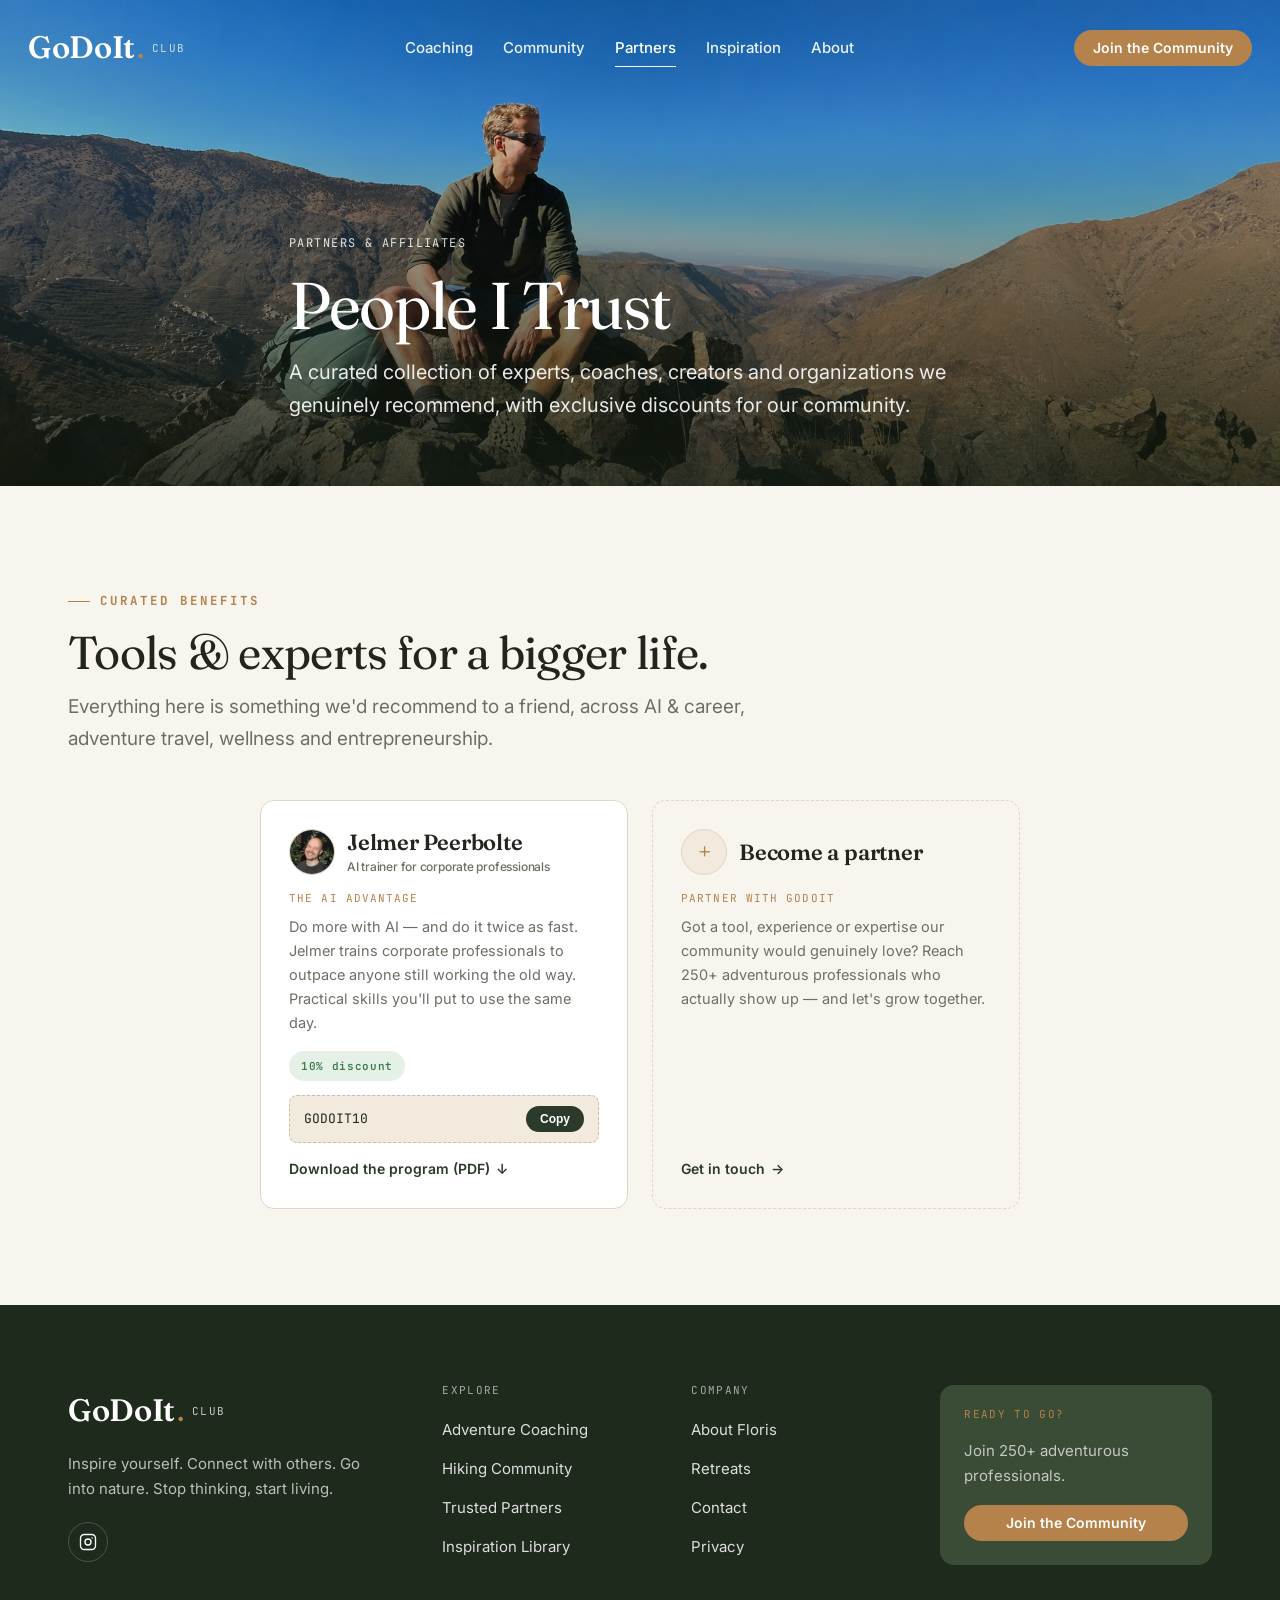
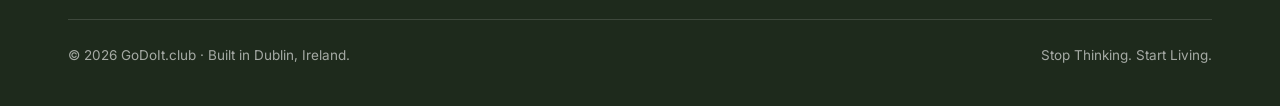
<file: partners.html>
<!DOCTYPE html>
<html lang="en">
<head>
<meta charset="UTF-8" />
<meta name="viewport" content="width=device-width, initial-scale=1.0" />
<title>Trusted Partners · GoDoIt.club</title>
<meta name="description" content="A curated collection of experts, coaches and organizations we genuinely recommend, with exclusive member discounts." />
<link rel="preconnect" href="https://fonts.googleapis.com" />
<link rel="preconnect" href="https://fonts.gstatic.com" crossorigin />
<link href="https://fonts.googleapis.com/css2?family=Fraunces:opsz,wght@9..144,400;9..144,500;9..144,600&family=Inter:wght@400;500;600;700;800&family=JetBrains+Mono:wght@500;600;700&display=swap" rel="stylesheet" />
<link rel="stylesheet" href="styles.css" />
</head>
<body>

<header class="nav over">
  <div class="wrap-wide nav-inner">
    <a class="brand" href="index.html"><b>GoDoIt</b><span class="dot">.</span><small>club</small></a>
    <nav class="nav-links">
      <a href="coaching.html">Coaching</a>
      <a href="community.html">Community</a>
      <a href="partners.html" class="active">Partners</a>
      <a href="inspiration.html">Inspiration</a>
      <a href="about.html">About</a>
    </nav>
    <div class="nav-right">
      <a href="community.html" class="btn btn-clay btn-sm">Join the Community</a>
      <button class="nav-toggle" aria-label="Menu"><span></span><span></span><span></span></button>
    </div>
  </div>
</header>
<nav class="nav-mobile">
  <a href="coaching.html">Coaching</a><a href="community.html">Community</a><a href="partners.html">Partners</a>
  <a href="inspiration.html">Inspiration</a><a href="about.html">About</a>
  <a href="community.html" class="btn btn-clay">Join the Community</a>
</nav>

<section class="page-hero" style="min-height:54vh">
  <div class="hero-media"><img data-fallback class="crop-partners" src="images/partners-hero2.jpg" alt="Floris on a mountaintop in Morocco overlooking the valley" style="object-position:center 45%" /></div>
  <div class="wrap-wide">
    <div class="page-hero-inner">
      <div class="breadcrumb">Partners &amp; Affiliates</div>
      <h1 class="display">People I Trust</h1>
      <p class="sub">A curated collection of experts, coaches, creators and organizations we genuinely recommend, with exclusive discounts for our community.</p>
    </div>
  </div>
</section>

<!-- PARTNERS GRID -->
<section class="section">
  <div class="wrap">
    <div class="section-head reveal">
      <span class="eyebrow">Curated Benefits</span>
      <h2 class="section-title">Tools &amp; experts for a bigger life.</h2>
      <p class="lead">Everything here is something we'd recommend to a friend, across AI &amp; career, adventure travel, wellness and entrepreneurship.</p>
    </div>

    <div style="max-width:760px;margin:46px auto 0">
      <div class="grid cols-2">
        <div class="partner reveal">
          <div class="logo"><a href="https://www.linkedin.com/in/jelmer-peerbolte/" target="_blank" rel="noopener" style="align-items:flex-start">
            <img class="avatar" data-fallback src="images/jelmer.jpg" alt="Jelmer Peerbolte" />
            <span style="display:flex;flex-direction:column;line-height:1.2">
              <span>Jelmer Peerbolte</span>
              <span style="font-family:Inter,sans-serif;font-size:12px;font-weight:500;color:var(--stone);margin-top:4px">AI trainer for corporate professionals</span>
            </span>
          </a></div>
          <div class="cat">The AI Advantage</div>
          <p>Do more with AI — and do it twice as fast. Jelmer trains corporate professionals to outpace anyone still working the old way. Practical skills you'll put to use the same day.</p>
          <span class="deal">10% discount</span>
          <div class="code"><span>GODOIT10</span><button data-copy="GODOIT10">Copy</button></div>
          <a class="visit" href="downloads/speed-of-learning-ai-training.pdf" target="_blank" rel="noopener" style="margin-top:14px">Download the program (PDF) <span aria-hidden="true">↓</span></a>
        </div>
        <a class="partner reveal d1" href="https://wa.me/31620954368?text=Hi%20Floris%2C%20I%27d%20love%20to%20explore%20partnering%20with%20GoDoIt%21" target="_blank" rel="noopener" style="background:transparent;border-style:dashed">
          <div class="logo"><span class="glyph" style="width:46px;height:46px;border-radius:50%;background:var(--sand-soft);display:grid;place-items:center;color:var(--clay);border:1px solid var(--border);font-size:24px;line-height:1">+</span>Become a partner</div>
          <div class="cat">Partner with GoDoIt</div>
          <p>Got a tool, experience or expertise our community would genuinely love? Reach 250+ adventurous professionals who actually show up — and let's grow together.</p>
          <span class="visit" style="margin-top:auto">Get in touch <span aria-hidden="true">→</span></span>
        </a>
      </div>
    </div>
  </div>
</section>

<footer class="footer">
  <div class="wrap">
    <div class="footer-grid">
      <div>
        <a class="brand" href="index.html"><b>GoDoIt</b><span class="dot">.</span><small>club</small></a>
        <p class="desc">Inspire yourself. Connect with others. Go into nature. Stop thinking, start living.</p>
        <div class="socials">
          <a href="https://www.instagram.com/floristenduis" target="_blank" rel="noopener" aria-label="Instagram"><svg viewBox="0 0 24 24"><rect x="2" y="2" width="20" height="20" rx="5"/><circle cx="12" cy="12" r="4"/><circle cx="17.5" cy="6.5" r="1" fill="#fff" stroke="none"/></svg></a>
        </div>
      </div>
      <div><h4>Explore</h4><ul><li><a href="coaching.html">Adventure Coaching</a></li><li><a href="community.html">Hiking Community</a></li><li><a href="partners.html">Trusted Partners</a></li><li><a href="inspiration.html">Inspiration Library</a></li></ul></div>
      <div><h4>Company</h4><ul><li><a href="about.html">About Floris</a></li><li><a href="#">Retreats</a></li><li><a href="#">Contact</a></li><li><a href="#">Privacy</a></li></ul></div>
      <div><div class="footer-cta"><h4>Ready to go?</h4><p class="desc" style="margin:0 0 16px">Join 250+ adventurous professionals.</p><a href="community.html" class="btn btn-clay btn-block btn-sm">Join the Community</a></div></div>
    </div>
    <div class="colophon"><span>© 2026 GoDoIt.club · Built in Dublin, Ireland.</span><span>Stop Thinking. Start Living.</span></div>
  </div>
</footer>

<script src="app.js"></script>
</body>
</html>
</file>
<file: styles.css>
/* ============================================================
   GoDoIt.community — Design System
   Adventure · Growth · Connection
   ============================================================ */
:root{
  /* ---- Brand color ---- */
  --forest:#2C3A2A;          /* primary deep green */
  --forest-deep:#1E2A1C;     /* darkest sections / footer */
  --forest-soft:#3A4B36;     /* hover / raised dark */
  --sage:#5E7150;            /* mid green accent */
  --clay:#B5824B;            /* warm bronze accent / secondary CTA */
  --clay-deep:#9A6C39;
  --sand:#E7DECF;            /* sand surface */
  --sand-soft:#F1EADD;       /* lighter sand */
  --offwhite:#F8F5EF;        /* page background */
  --stone:#6F6E64;           /* secondary text */
  --ink:#23241E;             /* primary text */
  --ink-soft:#3C3D34;
  --border:#DED6C6;          /* warm border */
  --border-dark:rgba(255,255,255,.14);
  --white:#FFFFFF;

  /* status */
  --success:#3C7A4E; --success-bg:#E5F0E6;
  --danger:#B4452E;  --danger-bg:#F6E6E0;

  /* ---- Type ---- */
  --serif:'Fraunces',Georgia,'Times New Roman',serif;
  --sans:'Inter',system-ui,-apple-system,Segoe UI,sans-serif;
  --mono:'JetBrains Mono',ui-monospace,Menlo,monospace;

  /* ---- Spacing (8px base) ---- */
  --s1:8px; --s2:16px; --s3:24px; --s4:32px; --s5:40px; --s6:48px; --s8:64px; --s10:80px; --s12:112px;
  --gap:24px;
  --section:96px;

  /* ---- Radius ---- */
  --r-sm:8px; --r:14px; --r-lg:22px; --r-pill:9999px;

  /* ---- Shadow ---- */
  --sh-sm:0 1px 2px rgba(30,42,28,.06);
  --sh:0 10px 30px rgba(30,42,28,.10);
  --sh-lg:0 28px 70px rgba(30,42,28,.22);

  /* ---- Motion ---- */
  --ease:cubic-bezier(.22,.61,.36,1);

  --maxw:1200px;
}

*{box-sizing:border-box;margin:0;padding:0}
html{scroll-behavior:smooth}
body{
  font-family:var(--sans);
  color:var(--ink);
  background:var(--offwhite);
  font-size:17px;
  line-height:1.65;
  -webkit-font-smoothing:antialiased;
  overflow-x:hidden;
}
img{display:block;max-width:100%}
a{color:inherit;text-decoration:none}

/* ---- Layout ---- */
.wrap{max-width:var(--maxw);margin:0 auto;padding:0 28px}
.wrap-wide{max-width:1360px;margin:0 auto;padding:0 28px}
.section{padding:var(--section) 0}
.section-sm{padding:var(--s10) 0}
.center{text-align:center}
.grid{display:grid;gap:var(--gap)}
.cols-2{grid-template-columns:repeat(2,minmax(0,1fr))}
.cols-3{grid-template-columns:repeat(3,minmax(0,1fr))}
.cols-4{grid-template-columns:repeat(4,minmax(0,1fr))}
@media(max-width:980px){.cols-4{grid-template-columns:repeat(2,minmax(0,1fr))}.cols-3{grid-template-columns:minmax(0,1fr)}}
@media(max-width:720px){.cols-2,.cols-4{grid-template-columns:minmax(0,1fr)}}

/* ---- Typographic helpers ---- */
.eyebrow{
  font-family:var(--mono);font-size:12.5px;font-weight:700;letter-spacing:.16em;
  text-transform:uppercase;color:var(--clay);display:inline-flex;align-items:center;gap:10px;
}
.hero .eyebrow,.page-hero .eyebrow{text-shadow:0 1px 8px rgba(20,28,18,.45)}
.eyebrow::before{content:"";width:22px;height:1px;background:var(--clay);display:inline-block}
.eyebrow.on-dark{color:var(--clay)}
.display{font-family:var(--serif);font-weight:400;line-height:1.02;letter-spacing:-.02em}
h1,h2,h3,h4{font-family:var(--serif);font-weight:400;letter-spacing:-.015em;line-height:1.08}
.sans-head{font-family:var(--sans);font-weight:800;letter-spacing:-.03em;line-height:1.0}
.section-title{font-size:clamp(30px,4vw,46px);margin:16px 0 14px}
.lead{font-size:19px;color:var(--stone);max-width:62ch}
.muted{color:var(--stone)}
.serif-quote{font-family:var(--serif);font-style:italic;font-size:clamp(24px,3.4vw,40px);line-height:1.25;letter-spacing:-.01em}

/* ============================================================
   BUTTONS
   ============================================================ */
.btn{
  display:inline-flex;align-items:center;justify-content:center;gap:10px;
  font-family:var(--sans);font-size:15px;font-weight:600;
  padding:14px 26px;border-radius:var(--r-pill);border:1.5px solid transparent;cursor:pointer;
  transition:transform .2s var(--ease),background .25s var(--ease),box-shadow .25s var(--ease),color .25s var(--ease),border-color .25s var(--ease);
  line-height:1;white-space:nowrap;
}
.btn:hover{transform:translateY(-2px)}
.btn:active{transform:translateY(0)}
.btn-primary{background:var(--forest);color:var(--offwhite)}
.btn-primary:hover{background:var(--forest-soft);box-shadow:var(--sh)}
.btn-clay{background:var(--clay);color:#fff}
.btn-clay:hover{background:var(--clay-deep);box-shadow:var(--sh)}
.btn-light{background:var(--offwhite);color:var(--ink)}
.btn-light:hover{background:#fff;box-shadow:var(--sh)}
.btn-outline{background:transparent;color:var(--ink);border-color:var(--ink)}
.btn-outline:hover{background:var(--ink);color:var(--offwhite)}
.btn-outline-light{background:transparent;color:#fff;border-color:rgba(255,255,255,.55)}
.btn-outline-light:hover{background:#fff;color:var(--forest-deep);border-color:#fff}
.btn-ghost{background:transparent;color:inherit}
.btn-ghost:hover{background:rgba(0,0,0,.06)}
.btn-lg{padding:17px 34px;font-size:16px}
.btn-sm{padding:10px 18px;font-size:14px}
.btn-block{width:100%}
.btn[disabled]{opacity:.5;cursor:not-allowed;transform:none}

/* ============================================================
   NAV
   ============================================================ */
.nav{position:sticky;top:0;z-index:60;transition:background .3s var(--ease),box-shadow .3s var(--ease)}
.nav-inner{display:flex;align-items:center;justify-content:space-between;height:78px}
.brand{display:flex;align-items:baseline;gap:2px;font-family:var(--serif);font-size:31px;color:inherit}
.brand b{font-weight:600;letter-spacing:-.01em}
.brand .dot{color:var(--clay)}
.brand small{font-family:var(--mono);font-size:11px;letter-spacing:.12em;text-transform:uppercase;margin-left:6px;opacity:.75;align-self:center}
.nav-links{display:flex;align-items:center;gap:30px}
.nav-links a{font-size:15px;font-weight:500;opacity:.9;position:relative;transition:opacity .2s}
.nav-links a::after{content:"";position:absolute;left:0;bottom:-7px;height:1.5px;width:0;background:currentColor;transition:width .25s var(--ease)}
.nav-links a:hover{opacity:1}.nav-links a:hover::after{width:100%}
.nav-links a.active{opacity:1}.nav-links a.active::after{width:100%}
.nav-right{display:flex;align-items:center;gap:14px}
/* dark hero nav (transparent over image) */
.nav.over{color:#fff;position:absolute;left:0;right:0;background:transparent}
.nav.over .nav-inner{height:96px}
.nav.over.scrolled,.nav.solid.scrolled{position:fixed;left:0;right:0;background:rgba(248,245,239,.92);color:var(--ink);box-shadow:0 1px 0 var(--border);backdrop-filter:blur(10px)}
.nav.solid{background:rgba(248,245,239,.92);color:var(--ink);box-shadow:0 1px 0 var(--border);backdrop-filter:blur(10px)}
.nav-toggle{display:none;background:none;border:none;cursor:pointer;flex-direction:column;gap:5px;padding:8px}
.nav-toggle span{width:24px;height:2px;background:currentColor;border-radius:2px;transition:.25s var(--ease)}
@media(max-width:880px){
  .nav-links,.nav-right .btn{display:none}
  .nav-toggle{display:flex}
  .nav-mobile{position:fixed;inset:78px 0 auto 0;background:var(--forest-deep);color:#fff;padding:24px 28px 32px;
    display:flex;flex-direction:column;gap:6px;transform:translateY(-120%);transition:transform .35s var(--ease);z-index:55;box-shadow:var(--sh-lg)}
  .nav-mobile.open{transform:translateY(0)}
  .nav-mobile a{padding:14px 0;font-size:18px;border-bottom:1px solid var(--border-dark)}
  .nav-mobile .btn{display:inline-flex;margin-top:18px;width:100%}
}
@media(min-width:881px){.nav-mobile{display:none}}

/* ============================================================
   HERO
   ============================================================ */
.hero{position:relative;min-height:92vh;display:flex;align-items:flex-end;color:#fff;overflow:hidden}
.hero .wrap-wide{width:100%}
.hero-media{position:absolute;inset:0;z-index:-2;background:linear-gradient(135deg,#3a4b36,#1e2a1c)}
.hero-media img{width:100%;height:100%;object-fit:cover}
.hero-media::after{content:"";position:absolute;inset:0;
  background:linear-gradient(90deg,rgba(20,28,18,.55) 0%,rgba(20,28,18,.22) 40%,rgba(20,28,18,0) 70%),
             linear-gradient(0deg,rgba(20,28,18,.45) 0%,transparent 50%)}
.hero-inner{padding:0 0 9vh;max-width:840px;text-align:left}
.hero h1{font-size:clamp(46px,6.5vw,88px);line-height:1;letter-spacing:-.03em}
.hero .sub{font-size:clamp(18px,2.2vw,22px);margin:26px 0 34px;max-width:48ch;color:rgba(255,255,255,.9);line-height:1.5}
.hero-actions{display:flex;gap:14px;flex-wrap:wrap}
.hero-meta{display:flex;gap:28px;margin-top:42px;flex-wrap:wrap}
.hero-meta .m{display:flex;flex-direction:column}
.hero-meta .m b{font-family:var(--serif);font-size:28px}
.hero-meta .m span{font-family:var(--mono);font-size:11px;letter-spacing:.12em;text-transform:uppercase;opacity:.8}
/* short viewports (small/scaled laptops): anchor heroes below the nav so the title never overlaps the logo */
@media(max-height:860px){
  .hero{min-height:0;align-items:flex-start;padding:116px 0 60px}
  .page-hero{padding-top:104px}
}

/* compact page hero */
.page-hero{position:relative;color:#fff;overflow:hidden;display:flex;align-items:flex-end;min-height:62vh}
.page-hero .hero-media::after{content:"";position:absolute;inset:0;background:linear-gradient(0deg,rgba(20,28,18,.85),rgba(20,28,18,.25) 70%)}
.page-hero-inner{padding:0 0 64px;max-width:760px}
.page-hero h1{font-size:clamp(38px,6vw,66px);line-height:1}
.page-hero .sub{font-size:20px;margin-top:18px;color:rgba(255,255,255,.9);max-width:54ch}
.breadcrumb{font-family:var(--mono);font-size:12px;letter-spacing:.12em;text-transform:uppercase;opacity:.85;margin-bottom:18px}

/* ============================================================
   IMAGE BLOCKS w/ fallback
   ============================================================ */
.img-fill{position:relative;background:linear-gradient(135deg,var(--sage),var(--forest-deep));overflow:hidden}
.img-fill img{width:100%;height:100%;object-fit:cover;transition:transform .8s var(--ease)}
.img-fill.zoom:hover img{transform:scale(1.05)}

/* ============================================================
   CARDS
   ============================================================ */
.card{background:#fff;border:1px solid var(--border);border-radius:var(--r);overflow:hidden;
  transition:transform .35s var(--ease),box-shadow .35s var(--ease)}
.card-pad{padding:30px}
.card-hover:hover{transform:translateY(-6px);box-shadow:var(--sh-lg)}
.card .num{font-family:var(--mono);font-size:12px;color:var(--clay);letter-spacing:.1em}
.card h3{font-size:24px;margin:10px 0 10px}
.card p{color:var(--stone);font-size:15.5px}
.card .card-img{height:200px;flex:0 0 auto;overflow:hidden}
@media(max-width:720px){.card .card-img{height:240px}}
.card-link{display:inline-flex;align-items:center;gap:8px;margin-top:18px;font-weight:600;color:var(--forest);font-size:15px}
.card-link .arr{transition:transform .25s var(--ease)}
.card:hover .card-link .arr{transform:translateX(5px)}

/* photo tiles (community "what to expect") */
.ptile{position:relative;display:flex;align-items:flex-end;min-height:270px;border-radius:var(--r);overflow:hidden;color:#fff;
  transition:transform .35s var(--ease),box-shadow .35s var(--ease)}
.ptile:hover{transform:translateY(-6px);box-shadow:var(--sh-lg)}
.ptile>img{position:absolute;inset:0;width:100%;height:100%;object-fit:cover;z-index:0;transition:transform .8s var(--ease)}
.ptile::after{content:"";position:absolute;inset:0;z-index:1;
  background:linear-gradient(0deg,rgba(20,28,18,.92),rgba(20,28,18,.55) 38%,rgba(20,28,18,.12) 72%)}
.ptile:hover>img{transform:scale(1.05)}
.ptile-cap{position:relative;z-index:2;padding:22px 24px}
.ptile-cap h3{color:#fff;font-size:21px;margin:0 0 6px}
.ptile-cap p{color:rgba(255,255,255,.86);font-size:14px;margin:0}
.ptile-badge{position:absolute;top:14px;left:14px;z-index:2;display:inline-flex;align-items:center;gap:7px;
  background:var(--clay);color:#fff;font-family:var(--mono);font-size:11px;font-weight:700;letter-spacing:.08em;
  text-transform:uppercase;padding:6px 12px;border-radius:var(--r-pill)}

/* feature card (icon top) */
.feature{display:flex;flex-direction:column;height:100%}
.feature .ic{width:52px;height:52px;border-radius:14px;background:var(--sand-soft);display:grid;place-items:center;font-size:22px;margin-bottom:20px;border:1px solid var(--border)}

/* dark feature block (mockup green panels) */
.panel-dark{background:var(--forest);color:#fff;border-radius:var(--r-lg);overflow:hidden;display:grid;grid-template-columns:1.05fr .95fr}
.panel-dark .pd-body{padding:54px}
.panel-dark .eyebrow{color:var(--clay)}
.panel-dark h2{font-size:clamp(30px,3.6vw,44px);margin:14px 0 16px}
.panel-dark p{color:rgba(255,255,255,.82);max-width:42ch}
.panel-dark .img-fill{min-height:360px}
@media(max-width:820px){.panel-dark{grid-template-columns:minmax(0,1fr)}.panel-dark .pd-body{padding:38px}}

/* ============================================================
   PARTNER CARDS
   ============================================================ */
.partner{background:#fff;border:1px solid var(--border);border-radius:var(--r);padding:28px;display:flex;flex-direction:column;
  transition:transform .3s var(--ease),box-shadow .3s var(--ease)}
.partner:hover{transform:translateY(-5px);box-shadow:var(--sh)}
.partner .logo{font-family:var(--serif);font-size:22px;font-weight:600;letter-spacing:-.01em;display:flex;align-items:center;gap:12px;min-height:40px}
.partner .logo .glyph{font-size:22px}
.partner .logo a{color:inherit;display:inline-flex;align-items:center;gap:12px}
.partner .logo a:hover{color:var(--clay)}
.partner .avatar{width:46px;height:46px;border-radius:50%;object-fit:cover;flex:0 0 auto;
  background:linear-gradient(135deg,var(--sage),var(--forest-deep));border:1px solid var(--border)}
.partner .visit{display:inline-flex;align-items:center;gap:6px;margin-top:4px;font-size:14px;font-weight:600;color:var(--forest)}
.partner .visit:hover{color:var(--clay)}
.partner .cat{font-family:var(--mono);font-size:11px;letter-spacing:.1em;text-transform:uppercase;color:var(--clay);margin:14px 0 8px}
.partner p{color:var(--stone);font-size:14.5px;flex:1}
.partner .deal{display:inline-flex;align-self:flex-start;margin:16px 0 14px;background:var(--success-bg);color:var(--success);
  font-family:var(--mono);font-size:11px;font-weight:600;letter-spacing:.06em;padding:6px 12px;border-radius:var(--r-pill)}
.code{display:flex;align-items:center;justify-content:space-between;gap:10px;background:var(--sand-soft);border:1px dashed var(--border-dark);
  border:1px dashed #c9bfa8;border-radius:var(--r-sm);padding:10px 14px;font-family:var(--mono);font-size:13px}
.code button{background:var(--forest);color:#fff;border:none;border-radius:var(--r-pill);font-size:12px;font-weight:600;padding:6px 14px;cursor:pointer;transition:background .2s}
.code button:hover{background:var(--forest-soft)}

/* ============================================================
   VIDEO LIBRARY
   ============================================================ */
.video{position:relative;border-radius:var(--r);overflow:hidden;background:var(--forest-deep);cursor:pointer;display:block}
.video .img-fill{aspect-ratio:16/10}
.video::after{content:"";position:absolute;inset:0;background:linear-gradient(0deg,rgba(20,28,18,.85),rgba(20,28,18,.05) 60%)}
.video .play{position:absolute;top:18px;left:18px;z-index:3;width:46px;height:46px;border-radius:50%;
  background:rgba(255,255,255,.16);backdrop-filter:blur(6px);border:1.5px solid rgba(255,255,255,.6);
  display:grid;place-items:center;color:#fff;transition:transform .25s var(--ease),background .25s}
.video:hover .play{transform:scale(1.08);background:var(--clay);border-color:var(--clay)}
.video .v-meta{position:absolute;left:20px;right:20px;bottom:18px;z-index:3;color:#fff}
.video .v-meta .vt{font-family:var(--serif);font-size:20px;line-height:1.15}
.video .v-meta .vc{font-family:var(--mono);font-size:11px;letter-spacing:.1em;text-transform:uppercase;opacity:.85;margin-top:6px}
.video:hover .img-fill img{transform:scale(1.06)}

/* ============================================================
   FORMS
   ============================================================ */
.form-card{background:#fff;border:1px solid var(--border);border-radius:var(--r-lg);padding:40px;box-shadow:var(--sh)}
.field{display:flex;flex-direction:column;gap:8px;margin-bottom:20px}
.field label{font-family:var(--mono);font-size:11px;font-weight:600;letter-spacing:.08em;text-transform:uppercase;color:var(--stone)}
.field label .req{color:var(--clay)}
.input,.textarea,.select{
  font-family:var(--sans);font-size:16px;color:var(--ink);background:var(--offwhite);
  border:1.5px solid var(--border);border-radius:var(--r-sm);padding:14px 16px;width:100%;
  transition:border-color .2s var(--ease),box-shadow .2s var(--ease),background .2s}
.input::placeholder,.textarea::placeholder{color:#a39b8a}
.input:focus,.textarea:focus,.select:focus{outline:none;border-color:var(--forest);background:#fff;box-shadow:0 0 0 3px rgba(44,58,42,.12)}
.textarea{min-height:130px;resize:vertical}
.field-row{display:grid;grid-template-columns:1fr 1fr;gap:16px}
@media(max-width:560px){.field-row{grid-template-columns:1fr}}
.check{display:flex;gap:12px;align-items:flex-start;font-size:14.5px;color:var(--ink-soft);cursor:pointer}
.check input{width:18px;height:18px;margin-top:2px;accent-color:var(--forest);flex:0 0 auto}
.form-note{font-size:13px;color:var(--stone);margin-top:6px}
.form-success{display:none;background:var(--success-bg);color:var(--success);border-radius:var(--r);padding:18px 20px;font-weight:600}
.form-success.show{display:block}

/* newsletter */
.newsletter{background:var(--sand);border-radius:var(--r-lg);padding:54px;text-align:center}
.newsletter h2{font-size:clamp(28px,3.4vw,40px)}
.newsletter p{color:var(--ink-soft);max-width:48ch;margin:12px auto 26px}
.nl-form{display:flex;gap:12px;max-width:480px;margin:0 auto}
.nl-form .input{background:#fff;border-radius:var(--r-pill);padding:15px 22px}
@media(max-width:560px){.nl-form{flex-direction:column}.nl-form .btn{width:100%}}

/* ============================================================
   BADGES / PILLS / MISC
   ============================================================ */
.pill{display:inline-flex;align-items:center;gap:7px;font-family:var(--mono);font-size:11px;font-weight:600;letter-spacing:.08em;
  text-transform:uppercase;padding:7px 14px;border-radius:var(--r-pill);background:var(--sand-soft);color:var(--ink);border:1px solid var(--border)}
.pill .dot{width:6px;height:6px;border-radius:50%;background:var(--success)}
.pill-dark{background:rgba(255,255,255,.12);color:#fff;border-color:rgba(255,255,255,.2)}
.pill-clay{background:var(--clay);color:#fff;border-color:transparent}

.tag{font-family:var(--mono);font-size:12px;letter-spacing:.06em;color:var(--clay)}
.divider-or{display:flex;align-items:center;gap:14px;color:var(--stone);font-family:var(--mono);font-size:12px;margin:22px 0}
.divider-or::before,.divider-or::after{content:"";flex:1;height:1px;background:var(--border)}

/* list with checks */
.ticks{list-style:none;display:grid;gap:14px}
.ticks li{display:flex;gap:14px;align-items:flex-start;font-size:16.5px}
.ticks li::before{content:"";flex:0 0 auto;width:24px;height:24px;border-radius:50%;background:var(--sand-soft);border:1px solid var(--border);
  background-image:url("data:image/svg+xml,%3Csvg xmlns='http://www.w3.org/2000/svg' width='14' height='14' viewBox='0 0 24 24' fill='none' stroke='%232C3A2A' stroke-width='3' stroke-linecap='round' stroke-linejoin='round'%3E%3Cpolyline points='20 6 9 17 4 12'/%3E%3C/svg%3E");
  background-repeat:no-repeat;background-position:center;margin-top:2px}
.ticks.on-dark li::before{background-color:rgba(255,255,255,.1);border-color:rgba(255,255,255,.25);
  background-image:url("data:image/svg+xml,%3Csvg xmlns='http://www.w3.org/2000/svg' width='14' height='14' viewBox='0 0 24 24' fill='none' stroke='%23E7DECF' stroke-width='3' stroke-linecap='round' stroke-linejoin='round'%3E%3Cpolyline points='20 6 9 17 4 12'/%3E%3C/svg%3E")}

/* photo gallery strip */
.gallery{display:grid;grid-template-columns:repeat(3,1fr);gap:8px}
.gallery .img-fill{aspect-ratio:4/3}
@media(max-width:720px){.gallery{grid-template-columns:1fr 1fr}}

/* stat band */
.stats{display:grid;grid-template-columns:repeat(4,1fr);gap:24px;text-align:center}
.stats .st b{font-family:var(--serif);font-size:clamp(34px,4vw,52px);display:block;color:var(--forest)}
.stats .st span{font-family:var(--mono);font-size:12px;letter-spacing:.1em;text-transform:uppercase;color:var(--stone)}
@media(max-width:720px){.stats{grid-template-columns:1fr 1fr;gap:32px}}

.bg-sand{background:var(--sand-soft)}
.bg-forest{background:var(--forest);color:#fff}
.bg-forest .lead,.bg-forest .muted{color:rgba(255,255,255,.8)}

/* ============================================================
   FOOTER
   ============================================================ */
.footer{background:var(--forest-deep);color:#fff;padding:80px 0 40px;margin-top:0}
.footer .brand{color:#fff}
.footer-grid{display:grid;grid-template-columns:1.6fr 1fr 1fr 1.3fr;gap:40px}
.footer h4{font-family:var(--mono);font-size:11px;letter-spacing:.12em;text-transform:uppercase;color:rgba(255,255,255,.6);margin-bottom:18px}
.footer ul{list-style:none;display:grid;gap:11px}
.footer ul a{font-size:15px;opacity:.85;transition:opacity .2s}
.footer ul a:hover{opacity:1}
.footer .desc{color:rgba(255,255,255,.7);font-size:15px;max-width:34ch;margin:16px 0 20px}
.socials{display:flex;gap:12px}
.socials a{width:40px;height:40px;border-radius:50%;border:1px solid rgba(255,255,255,.2);display:grid;place-items:center;transition:.25s var(--ease)}
.socials a:hover{background:var(--clay);border-color:var(--clay);transform:translateY(-2px)}
.socials svg{width:18px;height:18px;stroke:#fff;fill:none;stroke-width:1.8}
.footer-cta{background:var(--forest-soft);border-radius:var(--r);padding:24px}
.footer-cta h4{color:var(--clay)}
.colophon{display:flex;justify-content:space-between;align-items:center;margin-top:54px;padding-top:24px;
  border-top:1px solid var(--border-dark);color:rgba(255,255,255,.6);font-size:13.5px;flex-wrap:wrap;gap:12px}
.colophon a{opacity:.8}
@media(max-width:880px){.footer-grid{grid-template-columns:repeat(2,minmax(0,1fr))}}
@media(max-width:540px){.footer-grid{grid-template-columns:minmax(0,1fr)}}

/* ============================================================
   REVEAL ANIMATION
   ============================================================ */
.reveal{opacity:0;transform:translateY(24px);transition:opacity .7s var(--ease),transform .7s var(--ease)}
.reveal.in{opacity:1;transform:none}
.reveal.d1{transition-delay:.08s}.reveal.d2{transition-delay:.16s}.reveal.d3{transition-delay:.24s}.reveal.d4{transition-delay:.32s}
@media(prefers-reduced-motion:reduce){
  .reveal{opacity:1;transform:none;transition:none}
  *{scroll-behavior:auto!important}
  .btn:hover,.card-hover:hover,.partner:hover,.video:hover .play{transform:none}
}
.section-head{max-width:64ch}
.flex-between{display:flex;align-items:center;justify-content:space-between;gap:20px;flex-wrap:wrap}

/* ============================================================
   MOBILE OPTIMIZATION
   ============================================================ */
@media(max-width:880px){
  /* solid green nav bar so the hamburger stays readable over photos */
  .nav.over{background:var(--forest);color:#fff}
  .nav-inner,.nav.over .nav-inner{height:64px}
  .nav-mobile{inset:64px 0 auto 0}

  /* hero photo: center the man + dog (they sit at ~70% of the frame) */
  .hero-media img{object-position:78% 50%!important;transform:none!important}
  /* per-page mobile crops (override the homepage default above) */
  .hero-media img.crop-dog{object-position:13% 50%!important}
  .hero-media img.crop-me{object-position:12% 50%!important}
  .hero-media img.crop-coaching{object-position:52% 50%!important}
  .hero-media img.crop-community{object-position:30% 50%!important}
  .hero-media img.crop-partners{object-position:34% 50%!important}

  /* page heroes: keep the title clear of the fixed nav bar */
  .page-hero{padding-top:104px}
  .page-hero-inner{padding-bottom:44px}
}

@media(max-width:560px){
  /* anchor hero content below the nav bar with top spacing (no clipping) */
  .hero{align-items:flex-start;min-height:auto;padding:100px 0 60px}
  .hero .hero-media::after{background:linear-gradient(180deg,rgba(20,28,18,.6),rgba(20,28,18,.3) 50%,rgba(20,28,18,.62))}
  /* smaller hero stats so the hero content has room to breathe */
  .hero-meta{gap:20px;margin-top:26px}
  .hero-meta .m b{font-size:19px}
  .hero-meta .m span{font-size:10px}
  /* tighter newsletter padding so the Instagram button centers cleanly */
  .newsletter{padding:34px 20px}
}
</file>
